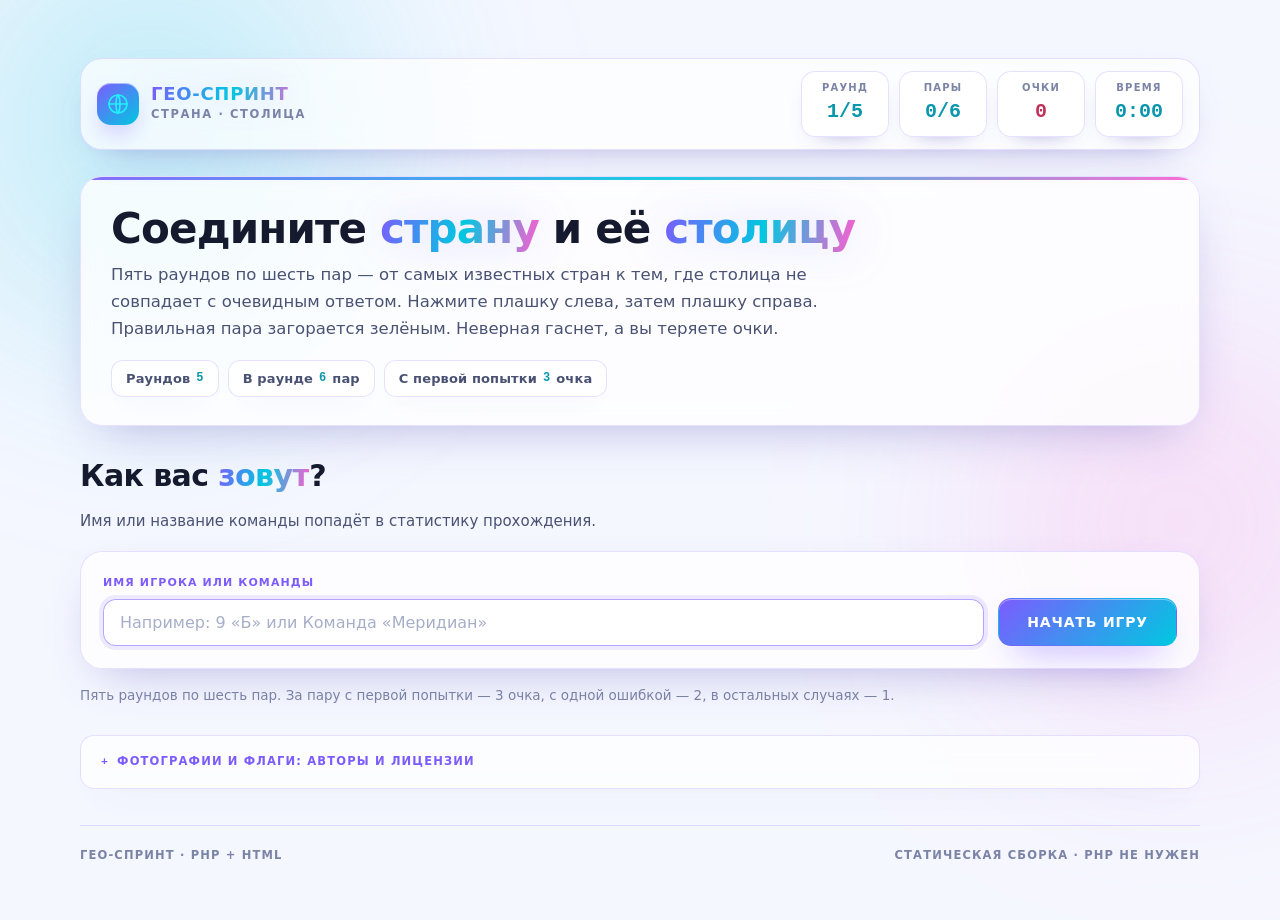
<file: index.html>
<!DOCTYPE html>
<html lang="ru">
<head>
<meta charset="utf-8">
<meta name="viewport" content="width=device-width, initial-scale=1">
<title>Гео-спринт · страна и столица</title>
<meta name="description" content="Мини-игра: соотнесите страну и её столицу. Пять раундов по шесть пар, очки за пары, неон, таймер.">
<link rel="stylesheet" href="style.css">
</head>
<body>
<svg class="svg-defs" aria-hidden="true" focusable="false" width="0" height="0">
  <defs>
    <filter id="nglow" x="-40%" y="-40%" width="180%" height="180%">
      <feGaussianBlur stdDeviation="2.4" result="b"/>
      <feMerge><feMergeNode in="b"/><feMergeNode in="SourceGraphic"/></feMerge>
    </filter>
    <filter id="nglow-strong" x="-60%" y="-60%" width="220%" height="220%">
      <feGaussianBlur stdDeviation="4.5" result="b"/>
      <feMerge><feMergeNode in="b"/><feMergeNode in="b"/><feMergeNode in="SourceGraphic"/></feMerge>
    </filter>
    <linearGradient id="g-cyan" x1="0" y1="0" x2="1" y2="1">
      <stop offset="0" stop-color="#22f0ff"/><stop offset="1" stop-color="#0af0c8"/>
    </linearGradient>
    <linearGradient id="g-magenta" x1="0" y1="0" x2="1" y2="1">
      <stop offset="0" stop-color="#ff3ea5"/><stop offset="1" stop-color="#b16cff"/>
    </linearGradient>
    <linearGradient id="g-amber" x1="0" y1="0" x2="1" y2="1">
      <stop offset="0" stop-color="#ffd166"/><stop offset="1" stop-color="#ff8a3d"/>
    </linearGradient>
    <linearGradient id="g-violet" x1="0" y1="0" x2="1" y2="1">
      <stop offset="0" stop-color="#a06bff"/><stop offset="1" stop-color="#4b6bff"/>
    </linearGradient>
  </defs>
</svg>
<div class="wrap">

    <div class="topbar">
        <a class="brand" href="./">
            <span class="logo" aria-hidden="true">
                <svg viewBox="0 0 24 24" width="26" height="26" fill="none"
                     stroke="#22f0ff" stroke-width="1.7" stroke-linecap="round" stroke-linejoin="round">
                    <circle cx="12" cy="12" r="9"/>
                    <path d="M3 12h18M12 3c2.6 3 2.6 15 0 18M12 3c-2.6 3-2.6 15 0 18"/>
                </svg>
            </span>
            <span>
                <b>Гео-спринт</b>
                <span>страна · столица</span>
            </span>
        </a>

        <div class="hud" aria-live="polite">
            <div class="hud-item">
                <small>Раунд</small>
                <b id="hud-round">1/5</b>
            </div>
            <div class="hud-item">
                <small>Пары</small>
                <b id="hud-pairs">0/6</b>
            </div>
            <div class="hud-item hot">
                <small>Очки</small>
                <b id="hud-score">0</b>
            </div>
            <div class="hud-item">
                <small>Время</small>
                <b id="hud-time">0:00</b>
            </div>
        </div>
    </div>

    <section class="intro">
        <h1>Соедините <em>страну</em> и её <em>столицу</em></h1>
        <p>
            Пять раундов по шесть пар — от самых известных стран к тем,
            где столица не совпадает с очевидным ответом.
            Нажмите плашку слева, затем плашку справа. Правильная пара загорается зелёным.
            Неверная гаснет, а вы теряете очки.
        </p>
        <div class="rules">
            <span class="chip">Раундов <b>5</b></span>
            <span class="chip">В раунде <b>6</b> пар</span>
            <span class="chip">С первой попытки <b>3</b> очка</span>
        </div>
    </section>

    <section class="screen screen-start" id="screen-start">
        <h2 class="screen-title">Как вас <em>зовут</em>?</h2>
        <p class="screen-note">
            Имя или название команды попадёт в статистику прохождения.
        </p>
        <form class="start-form" id="start-form" autocomplete="off">
            <label class="field">
                <span>Имя игрока или команды</span>
                <input type="text" id="player-name" name="player" maxlength="60"
                       placeholder="Например: 9 «Б» или Команда «Меридиан»" required>
            </label>
            <button type="submit" class="btn primary big" id="btn-start">Начать игру</button>
        </form>
        <p class="screen-hint">
            Пять раундов по шесть пар. За пару с первой попытки — 3 очка,
            с одной ошибкой — 2, в остальных случаях — 1.
        </p>
    </section>

    <section class="screen screen-game" id="screen-game" hidden>
        <div class="round-bar">
            <span class="round-label">Раунд <b id="round-now">1</b> из 5</span>
            <span class="round-sub" id="round-sub"></span>
        </div>

        <div class="board" id="board">
            <div class="col" id="col-country">
                <div class="col-head"><span>Страна</span></div>
            </div>
            <div class="col" id="col-capital">
                <div class="col-head b"><span>Столица</span></div>
            </div>
        </div>

        <div class="actions">
            <button type="button" class="btn" id="btn-hint">Подсказка</button>
        </div>

        <p class="flash" id="flash" role="status" aria-live="polite"></p>
    </section>

    <div class="round-over" id="round-over" hidden>
        <div class="round-over-card">
            <p class="ro-kicker" id="ro-kicker"></p>
            <h2 class="ro-title" id="ro-title"></h2>
            <p class="ro-sub" id="ro-sub"></p>
            <ul class="ro-list" id="ro-list"></ul>
        </div>
    </div>

    <section class="screen screen-final" id="screen-final" hidden aria-live="polite">
        <h2 class="screen-title" id="final-title">Игра <em>завершена</em></h2>
        <p class="final-verdict" id="final-verdict"></p>

        <div class="final-grid" id="final-grid"></div>

        <h3 class="final-sub">Статистика по раундам</h3>
        <div class="table-scroll">
            <table class="final-table">
                <thead>
                    <tr>
                        <th>Раунд</th>
                        <th>Пар собрано</th>
                        <th>Ошибок</th>
                        <th>Время</th>
                        <th>Очки</th>
                        <th>Итог раунда</th>
                    </tr>
                </thead>
                <tbody id="final-body"></tbody>
            </table>
        </div>

        <div class="actions final-actions">
            <button type="button" class="btn primary" id="btn-xlsx">Скачать Excel</button>
            <button type="button" class="btn" id="btn-send">Отправить на почту</button>
            <button type="button" class="btn" id="btn-restart">Играть снова</button>
        </div>

        <p class="flash" id="send-flash" role="status" aria-live="polite"></p>

        <form class="send-form" id="send-form" hidden
              action="https://formsubmit.co/kovalenko_09@mail.ru" method="POST">
            <input type="hidden" name="_subject" value="Гео-спринт — статистика игрока">
            <input type="hidden" name="_template" value="table">
            <input type="hidden" name="_captcha" value="false">
            <input type="hidden" name="Игрок" id="f-player" value="">
            <input type="hidden" name="Очки" id="f-score" value="">
            <input type="hidden" name="Верно собрано пар" id="f-solved" value="">
            <input type="hidden" name="Общее время" id="f-total" value="">
            <div id="f-rounds"></div>
            <button type="submit" class="btn primary" id="btn-send-go">Отправить письмо</button>
        </form>
    </section>

        <details class="credits">
        <summary>Фотографии и флаги: авторы и лицензии</summary>
        <p class="credits-note">
            Все снимки взяты с Wikimedia Commons. Лицензии CC BY и CC BY-SA требуют
            указывать автора — это и есть назначение списка.
        </p>
        <ul>
                            <li>
                                            <a href="https://commons.wikimedia.org/wiki/File%3AA_roof_of_a_building_at_the_Grand_Palace%2C_Bangkok%2C_sunrise%2C_2017.jpg"
                           target="_blank" rel="noopener noreferrer">A roof of a building at the Grand Palace, Bangkok, sunrise, 2017.jpg</a>
                                        — Bjørn Erik Pedersen                    <span class="lic">CC BY-SA 4.0</span>
                </li>
                            <li>
                                            <a href="https://commons.wikimedia.org/wiki/File%3AAbujaNationalMosque.jpg"
                           target="_blank" rel="noopener noreferrer">AbujaNationalMosque.jpg</a>
                                        — Shiraz Chakera                    <span class="lic">CC BY-SA 2.0</span>
                </li>
                            <li>
                                            <a href="https://commons.wikimedia.org/wiki/File%3AAngel_de_la_independencia170409.jpg"
                           target="_blank" rel="noopener noreferrer">Angel de la independencia170409.jpg</a>
                                        — Carlos Valenzuela                    <span class="lic">CC BY-SA 4.0</span>
                </li>
                            <li>
                                            <a href="https://commons.wikimedia.org/wiki/File%3AAnitkabir_Ankara.jpg"
                           target="_blank" rel="noopener noreferrer">Anitkabir Ankara.jpg</a>
                                        — Lethiciasouza                    <span class="lic">CC BY-SA 4.0</span>
                </li>
                            <li>
                                            <a href="https://commons.wikimedia.org/wiki/File:Anocheciendo_-_Puerta_de_Alcala_-_Madrid_02.jpg"
                           target="_blank" rel="noopener noreferrer">Anocheciendo - Puerta de Alcala - Madrid 02.jpg</a>
                                        — Javier Perez Montes                    <span class="lic">CC BY-SA 4.0</span>
                </li>
                            <li>
                                            <a href="https://commons.wikimedia.org/wiki/File:Athens_Acropolis_Parthenon_(27828101733).jpg"
                           target="_blank" rel="noopener noreferrer">Athens Acropolis Parthenon (27828101733).jpg</a>
                                        — Gary Todd from Xinzheng, China                    <span class="lic">CC0</span>
                </li>
                            <li>
                                            <a href="https://commons.wikimedia.org/wiki/File:Berlin,_Brandenburger_Tor_--_2019_--_6326.jpg"
                           target="_blank" rel="noopener noreferrer">Berlin, Brandenburger Tor -- 2019 -- 6326.jpg</a>
                                        — Dietmar Rabich                    <span class="lic">CC BY-SA 4.0</span>
                </li>
                            <li>
                                            <a href="https://commons.wikimedia.org/wiki/File%3ABrasilia_Congresso_Nacional_05_2007_221.jpg"
                           target="_blank" rel="noopener noreferrer">Brasilia Congresso Nacional 05 2007 221.jpg</a>
                                        — Mario Roberto Duran Ortiz                    <span class="lic">Public domain</span>
                </li>
                            <li>
                                            <a href="https://commons.wikimedia.org/wiki/File:Colosseum,_Rome,_Italy_(Ank_Kumar)_01.jpg"
                           target="_blank" rel="noopener noreferrer">Colosseum, Rome, Italy (Ank Kumar) 01.jpg</a>
                                        — Ank Kumar                    <span class="lic">CC BY-SA 4.0</span>
                </li>
                            <li>
                                            <a href="https://commons.wikimedia.org/wiki/File:Eiffel_Tower_in_2022_01.jpg"
                           target="_blank" rel="noopener noreferrer">Eiffel Tower in 2022 01.jpg</a>
                                        — Maksim Sokolov (maxergon.com)                    <span class="lic">CC BY-SA 4.0</span>
                </li>
                            <li>
                                            <a href="https://commons.wikimedia.org/wiki/File:Flag_of_Argentina.svg"
                           target="_blank" rel="noopener noreferrer">Flag of Argentina.svg</a>
                                        — Wikimedia Commons                    <span class="lic">Public domain</span>
                </li>
                            <li>
                                            <a href="https://commons.wikimedia.org/wiki/File:Flag_of_Australia.svg"
                           target="_blank" rel="noopener noreferrer">Flag of Australia.svg</a>
                                        — Original: Ivor Evans, Leslie John Hawkins, Egbert John Nuttall, Annie Dorrington and William Stevens Vector:  Ian Fieggen                    <span class="lic">Public domain</span>
                </li>
                            <li>
                                            <a href="https://commons.wikimedia.org/wiki/File:Flag_of_Austria.svg"
                           target="_blank" rel="noopener noreferrer">Flag of Austria.svg</a>
                                        — Wikimedia Commons                    <span class="lic">Public domain</span>
                </li>
                            <li>
                                            <a href="https://commons.wikimedia.org/wiki/File%3AFlag_of_Brazil.svg"
                           target="_blank" rel="noopener noreferrer">Flag of Brazil.svg</a>
                                        — Wikimedia Commons                    <span class="lic">Public domain</span>
                </li>
                            <li>
                                            <a href="https://commons.wikimedia.org/wiki/File:Flag_of_Canada.svg"
                           target="_blank" rel="noopener noreferrer">Flag of Canada.svg</a>
                                        — Created by George F. G. Stanley /  E Pluribus Anthony / User:Mzajac                    <span class="lic">Public domain</span>
                </li>
                            <li>
                                            <a href="https://commons.wikimedia.org/wiki/File:Flag_of_Egypt.svg"
                           target="_blank" rel="noopener noreferrer">Flag of Egypt.svg</a>
                                        — See File history below for details.                    <span class="lic">Public domain</span>
                </li>
                            <li>
                                            <a href="https://commons.wikimedia.org/wiki/File:Flag_of_France.svg"
                           target="_blank" rel="noopener noreferrer">Flag of France.svg</a>
                                        — Original: Unknown Vector:  SKopp                    <span class="lic">Public domain</span>
                </li>
                            <li>
                                            <a href="https://commons.wikimedia.org/wiki/File:Flag_of_Germany.svg"
                           target="_blank" rel="noopener noreferrer">Flag of Germany.svg</a>
                                        — User:SKopp, User:Madden, and other users                    <span class="lic">Public domain</span>
                </li>
                            <li>
                                            <a href="https://commons.wikimedia.org/wiki/File:Flag_of_Greece.svg"
                           target="_blank" rel="noopener noreferrer">Flag of Greece.svg</a>
                                        — Unknown authorUnknown author                    <span class="lic">Public domain</span>
                </li>
                            <li>
                                            <a href="https://commons.wikimedia.org/wiki/File:Flag_of_Hungary.svg"
                           target="_blank" rel="noopener noreferrer">Flag of Hungary.svg</a>
                                        — Wikimedia Commons                    <span class="lic">Public domain</span>
                </li>
                            <li>
                                            <a href="https://commons.wikimedia.org/wiki/File:Flag_of_India.svg"
                           target="_blank" rel="noopener noreferrer">Flag of India.svg</a>
                                        — Government of India                    <span class="lic">Public domain</span>
                </li>
                            <li>
                                            <a href="https://commons.wikimedia.org/wiki/File:Flag_of_Italy.svg"
                           target="_blank" rel="noopener noreferrer">Flag of Italy.svg</a>
                                        — See below.                    <span class="lic">Public domain</span>
                </li>
                            <li>
                                            <a href="https://commons.wikimedia.org/wiki/File:Flag_of_Japan.svg"
                           target="_blank" rel="noopener noreferrer">Flag of Japan.svg</a>
                                        — Various                    <span class="lic">Public domain</span>
                </li>
                            <li>
                                            <a href="https://commons.wikimedia.org/wiki/File:Flag_of_Mexico.svg"
                           target="_blank" rel="noopener noreferrer">Flag of Mexico.svg</a>
                                        — Wikimedia Commons                    <span class="lic">Public domain</span>
                </li>
                            <li>
                                            <a href="https://commons.wikimedia.org/wiki/File%3AFlag_of_Morocco.svg"
                           target="_blank" rel="noopener noreferrer">Flag of Morocco.svg</a>
                                        — Wikimedia Commons                    <span class="lic">Public domain</span>
                </li>
                            <li>
                                            <a href="https://commons.wikimedia.org/wiki/File:Flag_of_Nigeria.svg"
                           target="_blank" rel="noopener noreferrer">Flag of Nigeria.svg</a>
                                        — Wikimedia Commons                    <span class="lic">Public domain</span>
                </li>
                            <li>
                                            <a href="https://commons.wikimedia.org/wiki/File%3AFlag_of_Portugal.svg"
                           target="_blank" rel="noopener noreferrer">Flag of Portugal.svg</a>
                                        — Wikimedia Commons                    <span class="lic">Public domain</span>
                </li>
                            <li>
                                            <a href="https://commons.wikimedia.org/wiki/File:Flag_of_Russia.svg"
                           target="_blank" rel="noopener noreferrer">Flag of Russia.svg</a>
                                        — Peter the Great                    <span class="lic">Public domain</span>
                </li>
                            <li>
                                            <a href="https://commons.wikimedia.org/wiki/File:Flag_of_South_Africa.svg"
                           target="_blank" rel="noopener noreferrer">Flag of South Africa.svg</a>
                                        — Wikimedia Commons                    <span class="lic">Public domain</span>
                </li>
                            <li>
                                            <a href="https://commons.wikimedia.org/wiki/File:Flag_of_South_Korea.svg"
                           target="_blank" rel="noopener noreferrer">Flag of South Korea.svg</a>
                                        — Wikimedia Commons                    <span class="lic">Public domain</span>
                </li>
                            <li>
                                            <a href="https://commons.wikimedia.org/wiki/File:Flag_of_Spain.svg"
                           target="_blank" rel="noopener noreferrer">Flag of Spain.svg</a>
                                        — RelShot 263, Echando una mano; earlier version was Pedro A. Gracia Fajardo, escudo de Manual de Imagen Institucional de la Administración General del Estado                    <span class="lic">Public domain</span>
                </li>
                            <li>
                                            <a href="https://commons.wikimedia.org/wiki/File%3AFlag_of_Switzerland.svg"
                           target="_blank" rel="noopener noreferrer">Flag of Switzerland.svg</a>
                                        — Wikimedia Commons                    <span class="lic">Public domain</span>
                </li>
                            <li>
                                            <a href="https://commons.wikimedia.org/wiki/File:Flag_of_Thailand.svg"
                           target="_blank" rel="noopener noreferrer">Flag of Thailand.svg</a>
                                        — Wikimedia Commons                    <span class="lic">Public domain</span>
                </li>
                            <li>
                                            <a href="https://commons.wikimedia.org/wiki/File%3AFlag_of_Turkey.svg"
                           target="_blank" rel="noopener noreferrer">Flag of Turkey.svg</a>
                                        — Wikimedia Commons                    <span class="lic">Public domain</span>
                </li>
                            <li>
                                            <a href="https://commons.wikimedia.org/wiki/File%3AFlag_of_the_Czech_Republic.svg"
                           target="_blank" rel="noopener noreferrer">Flag of the Czech Republic.svg</a>
                                        — Wikimedia Commons                    <span class="lic">Public domain</span>
                </li>
                            <li>
                                            <a href="https://commons.wikimedia.org/wiki/File:Flag_of_the_Netherlands.svg"
                           target="_blank" rel="noopener noreferrer">Flag of the Netherlands.svg</a>
                                        — Zscout370                    <span class="lic">Public domain</span>
                </li>
                            <li>
                                            <a href="https://commons.wikimedia.org/wiki/File:Flag_of_the_People%27s_Republic_of_China.svg"
                           target="_blank" rel="noopener noreferrer">Flag of the People&#039;s Republic of China.svg</a>
                                        — Zeng Liansong                    <span class="lic">Public domain</span>
                </li>
                            <li>
                                            <a href="https://commons.wikimedia.org/wiki/File:Flag_of_the_United_Arab_Emirates.svg"
                           target="_blank" rel="noopener noreferrer">Flag of the United Arab Emirates.svg</a>
                                        — Abdulla Mohammed Al Maainah                    <span class="lic">Public domain</span>
                </li>
                            <li>
                                            <a href="https://commons.wikimedia.org/wiki/File:Flag_of_the_United_Kingdom_(3-5).svg"
                           target="_blank" rel="noopener noreferrer">Flag of the United Kingdom.svg</a>
                                        — Original: Acts of Union 1800 Vector:  Yaddah                    <span class="lic">Public domain</span>
                </li>
                            <li>
                                            <a href="https://commons.wikimedia.org/wiki/File:Flag_of_the_United_States.svg"
                           target="_blank" rel="noopener noreferrer">Flag of the United States.svg</a>
                                        — Uploaded by Dbenbenn; edited by users such as Zscout370, Jacobolus, Indolences, and Technion.                    <span class="lic">Public domain</span>
                </li>
                            <li>
                                            <a href="https://commons.wikimedia.org/wiki/File:Found_Photo_-_Japan_-_Tokyo_-_Tokyo_Tower_2_(32404777532).jpg"
                           target="_blank" rel="noopener noreferrer">Found Photo - Japan - Tokyo - Tokyo Tower 2 (32404777532).jpg</a>
                                        — David Pirmann                    <span class="lic">CC BY 2.0</span>
                </li>
                            <li>
                                            <a href="https://commons.wikimedia.org/wiki/File%3AGyeonghoeru_%28Royal_Banquet_Hall%29_at_Gyeongbokgung_Palace%2C_Seoul.jpg"
                           target="_blank" rel="noopener noreferrer">Gyeonghoeru (Royal Banquet Hall) at Gyeongbokgung Palace, Seoul.jpg</a>
                                        — Frank Schulenburg                    <span class="lic">CC BY-SA 4.0</span>
                </li>
                            <li>
                                            <a href="https://commons.wikimedia.org/wiki/File%3AHUN-2015-Budapest-Hungarian_Parliament_%28Budapest%29_2015-02.jpg"
                           target="_blank" rel="noopener noreferrer">HUN-2015-Budapest-Hungarian Parliament (Budapest) 2015-02.jpg</a>
                                        — Godot13                    <span class="lic">CC BY-SA 4.0</span>
                </li>
                            <li>
                                            <a href="https://commons.wikimedia.org/wiki/File%3AHassan_Tower_01.jpg"
                           target="_blank" rel="noopener noreferrer">Hassan Tower 01.jpg</a>
                                        — Bernard Gagnon                    <span class="lic">CC BY-SA 3.0</span>
                </li>
                            <li>
                                            <a href="https://commons.wikimedia.org/wiki/File:India_Gate,_New_Delhi_by_Shagil_Kannur_6.jpg"
                           target="_blank" rel="noopener noreferrer">India Gate, New Delhi by Shagil Kannur 6.jpg</a>
                                        — Shagil Kannur                    <span class="lic">CC BY-SA 4.0</span>
                </li>
                            <li>
                                            <a href="https://commons.wikimedia.org/wiki/File%3ANorth_view_of_Charles_Bridge_from_M%C3%A1nes%C5%AFv_most%2C_Prague_20160808_1.jpg"
                           target="_blank" rel="noopener noreferrer">North view of Charles Bridge from Mánesův most, Prague 20160808 1.jpg</a>
                                        — DXR                    <span class="lic">CC BY-SA 4.0</span>
                </li>
                            <li>
                                            <a href="https://commons.wikimedia.org/wiki/File:Ottawa_-_Parliament_Hill_-_Centre_Block_04.JPG"
                           target="_blank" rel="noopener noreferrer">Ottawa - Parliament Hill - Centre Block 04.JPG</a>
                                        — Concierge.2C                    <span class="lic">CC BY-SA 3.0</span>
                </li>
                            <li>
                                            <a href="https://commons.wikimedia.org/wiki/File:Palace_of_Westminster_from_the_dome_on_Methodist_Central_Hall.jpg"
                           target="_blank" rel="noopener noreferrer">Palace of Westminster from the dome on Methodist Central Hall.jpg</a>
                                        — Colin                    <span class="lic">CC BY-SA 4.0</span>
                </li>
                            <li>
                                            <a href="https://commons.wikimedia.org/wiki/File:Parliament_House_at_dusk,_Canberra_ACT.jpg"
                           target="_blank" rel="noopener noreferrer">Parliament House at dusk, Canberra ACT.jpg</a>
                                        — Thennicke                    <span class="lic">CC BY-SA 4.0</span>
                </li>
                            <li>
                                            <a href="https://commons.wikimedia.org/wiki/File%3AParte_superior_del_Obelisco_de_Buenos_Aires.jpg"
                           target="_blank" rel="noopener noreferrer">Parte superior del Obelisco de Buenos Aires.jpg</a>
                                        — ProtoplasmaKid                    <span class="lic">CC BY-SA 4.0</span>
                </li>
                            <li>
                                            <a href="https://commons.wikimedia.org/wiki/File%3ASchoenbrunn_Palace_as_seen_from_Neptune_Fountain%2C_September_2016.jpg"
                           target="_blank" rel="noopener noreferrer">Schoenbrunn Palace as seen from Neptune Fountain, September 2016.jpg</a>
                                        — Martin Falbisoner                    <span class="lic">CC BY-SA 4.0</span>
                </li>
                            <li>
                                            <a href="https://commons.wikimedia.org/wiki/File:Sheikh_Zayed_Masjid_in_Abu_Dhabi,_United_Arab_Emirates_-_panoramio.jpg"
                           target="_blank" rel="noopener noreferrer">Sheikh Zayed Masjid in Abu Dhabi, United Arab Emirates - panoramio.jpg</a>
                                        — Rizwan Ullah Wazir                    <span class="lic">CC BY 3.0</span>
                </li>
                            <li>
                                            <a href="https://commons.wikimedia.org/wiki/File:St._Basil%27s_Cathedral_-_Moscow,_Russian_Federation_-_Summer_1993.jpg"
                           target="_blank" rel="noopener noreferrer">St. Basil&#039;s Cathedral - Moscow, Russian Federation - Summer 1993.jpg</a>
                                        — Giorgio Galeotti                    <span class="lic">CC BY-SA 4.0</span>
                </li>
                            <li>
                                            <a href="https://commons.wikimedia.org/wiki/File:The_Forbidden_City_-_Beijing_01_(4935434660).jpg"
                           target="_blank" rel="noopener noreferrer">The Forbidden City - Beijing 01 (4935434660).jpg</a>
                                        — Ronnie Macdonald from Chelmsford, United Kingdom                    <span class="lic">CC BY 2.0</span>
                </li>
                            <li>
                                            <a href="https://commons.wikimedia.org/wiki/File:The_Prinsengracht,_Amsterdam_(48356289032).jpg"
                           target="_blank" rel="noopener noreferrer">The Prinsengracht, Amsterdam (48356289032).jpg</a>
                                        — Mustang Joe                    <span class="lic">CC0</span>
                </li>
                            <li>
                                            <a href="https://commons.wikimedia.org/wiki/File%3AThe_Zytglogge_clock_tower.jpg"
                           target="_blank" rel="noopener noreferrer">The Zytglogge clock tower.jpg</a>
                                        — Dmitry A. Mottl                    <span class="lic">CC BY-SA 4.0</span>
                </li>
                            <li>
                                            <a href="https://commons.wikimedia.org/wiki/File%3ATorre_Bel%C3%A9m_April_2009-4a.jpg"
                           target="_blank" rel="noopener noreferrer">Torre Belém April 2009-4a.jpg</a>
                                        — Alvesgaspar                    <span class="lic">CC BY-SA 3.0</span>
                </li>
                            <li>
                                            <a href="https://commons.wikimedia.org/wiki/File%3AUnion_Buildings_Pretoria_05.jpg"
                           target="_blank" rel="noopener noreferrer">Union Buildings Pretoria 05.jpg</a>
                                        — Ruby D-Brown                    <span class="lic">CC BY 4.0</span>
                </li>
                            <li>
                                            <a href="https://commons.wikimedia.org/wiki/File:United_States_Capitol_Building-1.jpg"
                           target="_blank" rel="noopener noreferrer">United States Capitol Building-1.jpg</a>
                                        — Smash the Iron Cage                    <span class="lic">CC BY-SA 4.0</span>
                </li>
                            <li>
                                            <a href="https://commons.wikimedia.org/wiki/File:%D8%A7%D9%87%D8%B1%D8%A7%D9%85%D8%A7%D8%AA_%D8%A7%D9%84%D8%AC%D9%8A%D8%B2%D9%87_%D8%A7%D8%AD%D8%AF_%D8%B9%D8%AC%D8%A7%D8%A6%D8%A8_%D8%A7%D9%84%D8%AF%D9%86%D9%8A%D8%A7_%D8%A7%D9%84%D8%B3%D8%A8%D8%B9%D9%87.jpg"
                           target="_blank" rel="noopener noreferrer">اهرامات الجيزه احد عجائب الدنيا السبعه.jpg</a>
                                        — Ahmedrezzkk                    <span class="lic">CC BY-SA 4.0</span>
                </li>
                    </ul>
    </details>
    
    <div class="foot">
        <span>Гео-спринт · PHP + HTML</span>
        <span>Статическая сборка · PHP не нужен</span>
    </div>

</div>

<script>
window.NEON = {"pairs":[{"key":"fr","country":"Франция","capital":"Париж","landmark":"Эйфелева башня","fact":"Башню собирались разобрать через 20 лет. Она осталась навсегда.","code":"FR","flag":"img/flag_fr.png","photo":"img/fr.jpg","artC":"\u003Csvg class=\u0022art badge-art\u0022 viewBox=\u00220 0 200 120\u0022 role=\u0022img\u0022 aria-label=\u0022Франция\u0022\u003E\u003Cg fill=\u0022none\u0022 stroke=\u0022hsl(186 100% 62%)\u0022 stroke-width=\u00222.4\u0022 filter=\u0022url(#nglow)\u0022 opacity=\u0022.9\u0022\u003E\u003Cpath d=\u0022M100 18 L142 42 V78 L100 102 L58 78 V42 Z\u0022/\u003E\u003C/g\u003E\u003Cg fill=\u0022none\u0022 stroke=\u0022hsl(226 100% 68%)\u0022 stroke-width=\u00221.4\u0022 opacity=\u0022.55\u0022\u003E\u003Cpath d=\u0022M100 28 L132 46 V74 L100 92 L68 74 V46 Z\u0022/\u003E\u003C/g\u003E\u003Ctext x=\u0022100\u0022 y=\u002272\u0022 text-anchor=\u0022middle\u0022 font-family=\u0022Rajdhani, Segoe UI, sans-serif\u0022 font-size=\u002230\u0022 font-weight=\u0022700\u0022 letter-spacing=\u00222\u0022 fill=\u0022hsl(226 100% 68%)\u0022 filter=\u0022url(#nglow)\u0022\u003EFR\u003C/text\u003E\u003Cg stroke=\u0022hsl(186 100% 62%)\u0022 stroke-width=\u00221.6\u0022 opacity=\u0022.6\u0022\u003E\u003Cpath d=\u0022M40 60 H50 M150 60 H160\u0022/\u003E\u003C/g\u003E\u003C/svg\u003E","artK":"\u003Csvg class=\u0022art mark\u0022 viewBox=\u00220 0 200 120\u0022 role=\u0022img\u0022 aria-label=\u0022Эйфелева башня\u0022\u003E\u003Cg fill=\u0022none\u0022 stroke=\u0022url(#g-cyan)\u0022 stroke-width=\u00222.6\u0022 stroke-linecap=\u0022round\u0022 stroke-linejoin=\u0022round\u0022 filter=\u0022url(#nglow)\u0022\u003E\n  \u003Cpath d=\u0022M100 16 L88 100 M100 16 L112 100\u0022/\u003E\n  \u003Cpath d=\u0022M92 62 H108 M86 80 H114\u0022/\u003E\n  \u003Cpath d=\u0022M72 104 H128\u0022/\u003E\n  \u003Cpath d=\u0022M84 100 Q100 88 116 100\u0022/\u003E\n  \u003Cpath d=\u0022M100 16 V8\u0022/\u003E\n\u003C/g\u003E\n\u003Ccircle cx=\u0022100\u0022 cy=\u00226\u0022 r=\u00222.4\u0022 fill=\u0022#ff3ea5\u0022 filter=\u0022url(#nglow)\u0022/\u003E\u003C/svg\u003E"},{"key":"gb","country":"Великобритания","capital":"Лондон","landmark":"Биг-Бен","fact":"Биг-Бен — это колокол. Башня называется Элизабет-тауэр.","code":"GB","flag":"img/flag_gb.png","photo":"img/gb.jpg","artC":"\u003Csvg class=\u0022art badge-art\u0022 viewBox=\u00220 0 200 120\u0022 role=\u0022img\u0022 aria-label=\u0022Великобритания\u0022\u003E\u003Cg fill=\u0022none\u0022 stroke=\u0022hsl(320 100% 62%)\u0022 stroke-width=\u00222.4\u0022 filter=\u0022url(#nglow)\u0022 opacity=\u0022.9\u0022\u003E\u003Cpath d=\u0022M100 18 L142 42 V78 L100 102 L58 78 V42 Z\u0022/\u003E\u003C/g\u003E\u003Cg fill=\u0022none\u0022 stroke=\u0022hsl(0 100% 68%)\u0022 stroke-width=\u00221.4\u0022 opacity=\u0022.55\u0022\u003E\u003Cpath d=\u0022M100 28 L132 46 V74 L100 92 L68 74 V46 Z\u0022/\u003E\u003C/g\u003E\u003Ctext x=\u0022100\u0022 y=\u002272\u0022 text-anchor=\u0022middle\u0022 font-family=\u0022Rajdhani, Segoe UI, sans-serif\u0022 font-size=\u002230\u0022 font-weight=\u0022700\u0022 letter-spacing=\u00222\u0022 fill=\u0022hsl(0 100% 68%)\u0022 filter=\u0022url(#nglow)\u0022\u003EGB\u003C/text\u003E\u003Cg stroke=\u0022hsl(320 100% 62%)\u0022 stroke-width=\u00221.6\u0022 opacity=\u0022.6\u0022\u003E\u003Cpath d=\u0022M40 60 H50 M150 60 H160\u0022/\u003E\u003C/g\u003E\u003C/svg\u003E","artK":"\u003Csvg class=\u0022art mark\u0022 viewBox=\u00220 0 200 120\u0022 role=\u0022img\u0022 aria-label=\u0022Биг-Бен\u0022\u003E\u003Cg fill=\u0022none\u0022 stroke=\u0022url(#g-cyan)\u0022 stroke-width=\u00222.6\u0022 stroke-linecap=\u0022round\u0022 stroke-linejoin=\u0022round\u0022 filter=\u0022url(#nglow)\u0022\u003E\n  \u003Crect x=\u002288\u0022 y=\u002226\u0022 width=\u002224\u0022 height=\u002274\u0022 rx=\u00222\u0022/\u003E\n  \u003Cpath d=\u0022M100 8 L86 26 H114 Z\u0022/\u003E\n  \u003Ccircle cx=\u0022100\u0022 cy=\u002244\u0022 r=\u00227\u0022/\u003E\n  \u003Cpath d=\u0022M100 44 V39 M100 44 H105\u0022/\u003E\n  \u003Cpath d=\u0022M92 66 H108 M92 80 H108\u0022/\u003E\n  \u003Cpath d=\u0022M70 102 H130\u0022/\u003E\n  \u003Cpath d=\u0022M120 102 V60 H136 V102\u0022/\u003E\n\u003C/g\u003E\u003C/svg\u003E"},{"key":"it","country":"Италия","capital":"Рим","landmark":"Колизей","fact":"Колизей вмещал 50 000 зрителей — как приличный стадион.","code":"IT","flag":"img/flag_it.png","photo":"img/it.jpg","artC":"\u003Csvg class=\u0022art badge-art\u0022 viewBox=\u00220 0 200 120\u0022 role=\u0022img\u0022 aria-label=\u0022Италия\u0022\u003E\u003Cg fill=\u0022none\u0022 stroke=\u0022hsl(268 100% 62%)\u0022 stroke-width=\u00222.4\u0022 filter=\u0022url(#nglow)\u0022 opacity=\u0022.9\u0022\u003E\u003Cpath d=\u0022M100 18 L142 42 V78 L100 102 L58 78 V42 Z\u0022/\u003E\u003C/g\u003E\u003Cg fill=\u0022none\u0022 stroke=\u0022hsl(308 100% 68%)\u0022 stroke-width=\u00221.4\u0022 opacity=\u0022.55\u0022\u003E\u003Cpath d=\u0022M100 28 L132 46 V74 L100 92 L68 74 V46 Z\u0022/\u003E\u003C/g\u003E\u003Ctext x=\u0022100\u0022 y=\u002272\u0022 text-anchor=\u0022middle\u0022 font-family=\u0022Rajdhani, Segoe UI, sans-serif\u0022 font-size=\u002230\u0022 font-weight=\u0022700\u0022 letter-spacing=\u00222\u0022 fill=\u0022hsl(308 100% 68%)\u0022 filter=\u0022url(#nglow)\u0022\u003EIT\u003C/text\u003E\u003Cg stroke=\u0022hsl(268 100% 62%)\u0022 stroke-width=\u00221.6\u0022 opacity=\u0022.6\u0022\u003E\u003Cpath d=\u0022M40 60 H50 M150 60 H160\u0022/\u003E\u003C/g\u003E\u003C/svg\u003E","artK":"\u003Csvg class=\u0022art mark\u0022 viewBox=\u00220 0 200 120\u0022 role=\u0022img\u0022 aria-label=\u0022Колизей\u0022\u003E\u003Cg fill=\u0022none\u0022 stroke=\u0022url(#g-cyan)\u0022 stroke-width=\u00222.6\u0022 stroke-linecap=\u0022round\u0022 stroke-linejoin=\u0022round\u0022 filter=\u0022url(#nglow)\u0022\u003E\n  \u003Cpath d=\u0022M46 96 V52 Q100 26 154 52 V96\u0022/\u003E\n  \u003Cpath d=\u0022M46 66 Q100 42 154 66\u0022/\u003E\n  \u003Cpath d=\u0022M46 82 Q100 58 154 82\u0022/\u003E\n  \u003Cpath d=\u0022M60 96 V82 M78 96 V82 M100 96 V82 M122 96 V82 M140 96 V82\u0022/\u003E\n  \u003Cpath d=\u0022M60 82 V66 M80 82 V66 M120 82 V66 M140 82 V66\u0022/\u003E\n  \u003Cpath d=\u0022M38 100 H162\u0022/\u003E\n\u003C/g\u003E\u003C/svg\u003E"},{"key":"gr","country":"Греция","capital":"Афины","landmark":"Парфенон","fact":"Парфенон строили 9 лет, а реставрируют уже больше 40.","code":"GR","flag":"img/flag_gr.png","photo":"img/gr.jpg","artC":"\u003Csvg class=\u0022art badge-art\u0022 viewBox=\u00220 0 200 120\u0022 role=\u0022img\u0022 aria-label=\u0022Греция\u0022\u003E\u003Cg fill=\u0022none\u0022 stroke=\u0022hsl(42 100% 62%)\u0022 stroke-width=\u00222.4\u0022 filter=\u0022url(#nglow)\u0022 opacity=\u0022.9\u0022\u003E\u003Cpath d=\u0022M100 18 L142 42 V78 L100 102 L58 78 V42 Z\u0022/\u003E\u003C/g\u003E\u003Cg fill=\u0022none\u0022 stroke=\u0022hsl(82 100% 68%)\u0022 stroke-width=\u00221.4\u0022 opacity=\u0022.55\u0022\u003E\u003Cpath d=\u0022M100 28 L132 46 V74 L100 92 L68 74 V46 Z\u0022/\u003E\u003C/g\u003E\u003Ctext x=\u0022100\u0022 y=\u002272\u0022 text-anchor=\u0022middle\u0022 font-family=\u0022Rajdhani, Segoe UI, sans-serif\u0022 font-size=\u002230\u0022 font-weight=\u0022700\u0022 letter-spacing=\u00222\u0022 fill=\u0022hsl(82 100% 68%)\u0022 filter=\u0022url(#nglow)\u0022\u003EGR\u003C/text\u003E\u003Cg stroke=\u0022hsl(42 100% 62%)\u0022 stroke-width=\u00221.6\u0022 opacity=\u0022.6\u0022\u003E\u003Cpath d=\u0022M40 60 H50 M150 60 H160\u0022/\u003E\u003C/g\u003E\u003C/svg\u003E","artK":"\u003Csvg class=\u0022art mark\u0022 viewBox=\u00220 0 200 120\u0022 role=\u0022img\u0022 aria-label=\u0022Парфенон\u0022\u003E\u003Cg fill=\u0022none\u0022 stroke=\u0022url(#g-cyan)\u0022 stroke-width=\u00222.6\u0022 stroke-linecap=\u0022round\u0022 stroke-linejoin=\u0022round\u0022 filter=\u0022url(#nglow)\u0022\u003E\n  \u003Cpath d=\u0022M40 50 L100 24 L160 50\u0022/\u003E\n  \u003Cpath d=\u0022M48 50 H152 V58 H48 Z\u0022/\u003E\n  \u003Cpath d=\u0022M56 58 V92 M76 58 V92 M100 58 V92 M124 58 V92 M144 58 V92\u0022/\u003E\n  \u003Cpath d=\u0022M44 92 H156 M40 100 H160\u0022/\u003E\n\u003C/g\u003E\u003C/svg\u003E"},{"key":"de","country":"Германия","capital":"Берлин","landmark":"Бранденбургские ворота","fact":"Ворота пережили две мировые войны и одну стену.","code":"DE","flag":"img/flag_de.png","photo":"img/de.jpg","artC":"\u003Csvg class=\u0022art badge-art\u0022 viewBox=\u00220 0 200 120\u0022 role=\u0022img\u0022 aria-label=\u0022Германия\u0022\u003E\u003Cg fill=\u0022none\u0022 stroke=\u0022hsl(150 100% 62%)\u0022 stroke-width=\u00222.4\u0022 filter=\u0022url(#nglow)\u0022 opacity=\u0022.9\u0022\u003E\u003Cpath d=\u0022M100 18 L142 42 V78 L100 102 L58 78 V42 Z\u0022/\u003E\u003C/g\u003E\u003Cg fill=\u0022none\u0022 stroke=\u0022hsl(190 100% 68%)\u0022 stroke-width=\u00221.4\u0022 opacity=\u0022.55\u0022\u003E\u003Cpath d=\u0022M100 28 L132 46 V74 L100 92 L68 74 V46 Z\u0022/\u003E\u003C/g\u003E\u003Ctext x=\u0022100\u0022 y=\u002272\u0022 text-anchor=\u0022middle\u0022 font-family=\u0022Rajdhani, Segoe UI, sans-serif\u0022 font-size=\u002230\u0022 font-weight=\u0022700\u0022 letter-spacing=\u00222\u0022 fill=\u0022hsl(190 100% 68%)\u0022 filter=\u0022url(#nglow)\u0022\u003EDE\u003C/text\u003E\u003Cg stroke=\u0022hsl(150 100% 62%)\u0022 stroke-width=\u00221.6\u0022 opacity=\u0022.6\u0022\u003E\u003Cpath d=\u0022M40 60 H50 M150 60 H160\u0022/\u003E\u003C/g\u003E\u003C/svg\u003E","artK":"\u003Csvg class=\u0022art mark\u0022 viewBox=\u00220 0 200 120\u0022 role=\u0022img\u0022 aria-label=\u0022Бранденбургские ворота\u0022\u003E\u003Cg fill=\u0022none\u0022 stroke=\u0022url(#g-cyan)\u0022 stroke-width=\u00222.6\u0022 stroke-linecap=\u0022round\u0022 stroke-linejoin=\u0022round\u0022 filter=\u0022url(#nglow)\u0022\u003E\n  \u003Cpath d=\u0022M44 96 V44 H156 V96\u0022/\u003E\n  \u003Cpath d=\u0022M44 44 L54 32 H146 L156 44\u0022/\u003E\n  \u003Cpath d=\u0022M64 96 V56 M84 96 V56 M100 96 V56 M116 96 V56 M136 96 V56\u0022/\u003E\n  \u003Cpath d=\u0022M36 100 H164\u0022/\u003E\n  \u003Cpath d=\u0022M60 44 V34 M140 44 V34\u0022/\u003E\n\u003C/g\u003E\n\u003Cg fill=\u0022#ffd166\u0022 filter=\u0022url(#nglow)\u0022\u003E\n  \u003Crect x=\u002270\u0022 y=\u002238\u0022 width=\u00224\u0022 height=\u00224\u0022/\u003E\u003Crect x=\u002290\u0022 y=\u002238\u0022 width=\u00224\u0022 height=\u00224\u0022/\u003E\n  \u003Crect x=\u0022110\u0022 y=\u002238\u0022 width=\u00224\u0022 height=\u00224\u0022/\u003E\u003Crect x=\u0022130\u0022 y=\u002238\u0022 width=\u00224\u0022 height=\u00224\u0022/\u003E\n\u003C/g\u003E\u003C/svg\u003E"},{"key":"es","country":"Испания","capital":"Мадрид","landmark":"Ворота Алькала","fact":"Первые в Европе ворота, целиком построенные из камня.","code":"ES","flag":"img/flag_es.png","photo":"img/es.jpg","artC":"\u003Csvg class=\u0022art badge-art\u0022 viewBox=\u00220 0 200 120\u0022 role=\u0022img\u0022 aria-label=\u0022Испания\u0022\u003E\u003Cg fill=\u0022none\u0022 stroke=\u0022hsl(210 100% 62%)\u0022 stroke-width=\u00222.4\u0022 filter=\u0022url(#nglow)\u0022 opacity=\u0022.9\u0022\u003E\u003Cpath d=\u0022M100 18 L142 42 V78 L100 102 L58 78 V42 Z\u0022/\u003E\u003C/g\u003E\u003Cg fill=\u0022none\u0022 stroke=\u0022hsl(250 100% 68%)\u0022 stroke-width=\u00221.4\u0022 opacity=\u0022.55\u0022\u003E\u003Cpath d=\u0022M100 28 L132 46 V74 L100 92 L68 74 V46 Z\u0022/\u003E\u003C/g\u003E\u003Ctext x=\u0022100\u0022 y=\u002272\u0022 text-anchor=\u0022middle\u0022 font-family=\u0022Rajdhani, Segoe UI, sans-serif\u0022 font-size=\u002230\u0022 font-weight=\u0022700\u0022 letter-spacing=\u00222\u0022 fill=\u0022hsl(250 100% 68%)\u0022 filter=\u0022url(#nglow)\u0022\u003EES\u003C/text\u003E\u003Cg stroke=\u0022hsl(210 100% 62%)\u0022 stroke-width=\u00221.6\u0022 opacity=\u0022.6\u0022\u003E\u003Cpath d=\u0022M40 60 H50 M150 60 H160\u0022/\u003E\u003C/g\u003E\u003C/svg\u003E","artK":"\u003Csvg class=\u0022art mark\u0022 viewBox=\u00220 0 200 120\u0022 role=\u0022img\u0022 aria-label=\u0022Ворота Алькала\u0022\u003E\u003Cg fill=\u0022none\u0022 stroke=\u0022url(#g-cyan)\u0022 stroke-width=\u00222.6\u0022 stroke-linecap=\u0022round\u0022 stroke-linejoin=\u0022round\u0022 filter=\u0022url(#nglow)\u0022\u003E\n  \u003Cpath d=\u0022M50 96 V46 H150 V96\u0022/\u003E\n  \u003Cpath d=\u0022M50 46 L62 34 H138 L150 46\u0022/\u003E\n  \u003Cpath d=\u0022M70 96 V62 Q100 46 130 62 V96\u0022/\u003E\n  \u003Cpath d=\u0022M84 96 V76 H116 V96\u0022/\u003E\n  \u003Ccircle cx=\u0022100\u0022 cy=\u002230\u0022 r=\u00225\u0022/\u003E\n  \u003Cpath d=\u0022M42 100 H158\u0022/\u003E\n\u003C/g\u003E\n\u003Cg stroke=\u0022#ff3ea5\u0022 stroke-width=\u00222\u0022 fill=\u0022none\u0022 filter=\u0022url(#nglow)\u0022\u003E\n  \u003Cpath d=\u0022M58 52 H70 M130 52 H142\u0022/\u003E\n\u003C/g\u003E\u003C/svg\u003E"},{"key":"ru","country":"Россия","capital":"Москва","landmark":"Собор Василия Блаженного","fact":"Собор строили 6 лет. Легенда про ослепление зодчих — всего лишь легенда.","code":"RU","flag":"img/flag_ru.png","photo":"img/ru.jpg","artC":"\u003Csvg class=\u0022art badge-art\u0022 viewBox=\u00220 0 200 120\u0022 role=\u0022img\u0022 aria-label=\u0022Россия\u0022\u003E\u003Cg fill=\u0022none\u0022 stroke=\u0022hsl(330 100% 62%)\u0022 stroke-width=\u00222.4\u0022 filter=\u0022url(#nglow)\u0022 opacity=\u0022.9\u0022\u003E\u003Cpath d=\u0022M100 18 L142 42 V78 L100 102 L58 78 V42 Z\u0022/\u003E\u003C/g\u003E\u003Cg fill=\u0022none\u0022 stroke=\u0022hsl(10 100% 68%)\u0022 stroke-width=\u00221.4\u0022 opacity=\u0022.55\u0022\u003E\u003Cpath d=\u0022M100 28 L132 46 V74 L100 92 L68 74 V46 Z\u0022/\u003E\u003C/g\u003E\u003Ctext x=\u0022100\u0022 y=\u002272\u0022 text-anchor=\u0022middle\u0022 font-family=\u0022Rajdhani, Segoe UI, sans-serif\u0022 font-size=\u002230\u0022 font-weight=\u0022700\u0022 letter-spacing=\u00222\u0022 fill=\u0022hsl(10 100% 68%)\u0022 filter=\u0022url(#nglow)\u0022\u003ERU\u003C/text\u003E\u003Cg stroke=\u0022hsl(330 100% 62%)\u0022 stroke-width=\u00221.6\u0022 opacity=\u0022.6\u0022\u003E\u003Cpath d=\u0022M40 60 H50 M150 60 H160\u0022/\u003E\u003C/g\u003E\u003C/svg\u003E","artK":"\u003Csvg class=\u0022art mark\u0022 viewBox=\u00220 0 200 120\u0022 role=\u0022img\u0022 aria-label=\u0022Собор Василия Блаженного\u0022\u003E\u003Cg fill=\u0022none\u0022 stroke=\u0022url(#g-cyan)\u0022 stroke-width=\u00222.6\u0022 stroke-linecap=\u0022round\u0022 stroke-linejoin=\u0022round\u0022 filter=\u0022url(#nglow)\u0022\u003E\n  \u003Cpath d=\u0022M100 10 L100 26\u0022/\u003E\n  \u003Cpath d=\u0022M100 26 Q118 40 100 56 Q82 40 100 26\u0022/\u003E\n  \u003Cpath d=\u0022M74 34 L74 46\u0022/\u003E\n  \u003Cpath d=\u0022M74 46 Q88 56 74 68 Q60 56 74 46\u0022/\u003E\n  \u003Cpath d=\u0022M126 34 L126 46\u0022/\u003E\n  \u003Cpath d=\u0022M126 46 Q140 56 126 68 Q112 56 126 46\u0022/\u003E\n  \u003Crect x=\u002284\u0022 y=\u002270\u0022 width=\u002232\u0022 height=\u002226\u0022/\u003E\n  \u003Cpath d=\u0022M84 96 H116 M76 100 H124\u0022/\u003E\n  \u003Cpath d=\u0022M92 96 V82 H108 V96\u0022/\u003E\n\u003C/g\u003E\u003C/svg\u003E"},{"key":"nl","country":"Нидерланды","capital":"Амстердам","landmark":"Каналы и узкие дома","fact":"Дома стоят на сваях и слегка наклоняются. Но не падают.","code":"NL","flag":"img/flag_nl.png","photo":"img/nl.jpg","artC":"\u003Csvg class=\u0022art badge-art\u0022 viewBox=\u00220 0 200 120\u0022 role=\u0022img\u0022 aria-label=\u0022Нидерланды\u0022\u003E\u003Cg fill=\u0022none\u0022 stroke=\u0022hsl(96 100% 62%)\u0022 stroke-width=\u00222.4\u0022 filter=\u0022url(#nglow)\u0022 opacity=\u0022.9\u0022\u003E\u003Cpath d=\u0022M100 18 L142 42 V78 L100 102 L58 78 V42 Z\u0022/\u003E\u003C/g\u003E\u003Cg fill=\u0022none\u0022 stroke=\u0022hsl(136 100% 68%)\u0022 stroke-width=\u00221.4\u0022 opacity=\u0022.55\u0022\u003E\u003Cpath d=\u0022M100 28 L132 46 V74 L100 92 L68 74 V46 Z\u0022/\u003E\u003C/g\u003E\u003Ctext x=\u0022100\u0022 y=\u002272\u0022 text-anchor=\u0022middle\u0022 font-family=\u0022Rajdhani, Segoe UI, sans-serif\u0022 font-size=\u002230\u0022 font-weight=\u0022700\u0022 letter-spacing=\u00222\u0022 fill=\u0022hsl(136 100% 68%)\u0022 filter=\u0022url(#nglow)\u0022\u003ENL\u003C/text\u003E\u003Cg stroke=\u0022hsl(96 100% 62%)\u0022 stroke-width=\u00221.6\u0022 opacity=\u0022.6\u0022\u003E\u003Cpath d=\u0022M40 60 H50 M150 60 H160\u0022/\u003E\u003C/g\u003E\u003C/svg\u003E","artK":"\u003Csvg class=\u0022art mark\u0022 viewBox=\u00220 0 200 120\u0022 role=\u0022img\u0022 aria-label=\u0022Каналы и узкие дома\u0022\u003E\u003Cg fill=\u0022none\u0022 stroke=\u0022url(#g-cyan)\u0022 stroke-width=\u00222.6\u0022 stroke-linecap=\u0022round\u0022 stroke-linejoin=\u0022round\u0022 filter=\u0022url(#nglow)\u0022\u003E\n  \u003Cpath d=\u0022M50 96 V46 L62 30 L74 46 V96\u0022/\u003E\n  \u003Cpath d=\u0022M86 96 V38 L98 22 L110 38 V96\u0022/\u003E\n  \u003Cpath d=\u0022M122 96 V50 L134 34 L146 50 V96\u0022/\u003E\n  \u003Cpath d=\u0022M60 60 H64 M96 54 H100 M132 66 H136\u0022/\u003E\n  \u003Cpath d=\u0022M40 96 H160\u0022/\u003E\n  \u003Cpath d=\u0022M36 104 Q60 98 84 104 T132 104 T168 104\u0022/\u003E\n\u003C/g\u003E\n\u003Ccircle cx=\u0022100\u0022 cy=\u002212\u0022 r=\u00223\u0022 fill=\u0022#22f0ff\u0022 filter=\u0022url(#nglow)\u0022/\u003E\u003C/svg\u003E"},{"key":"jp","country":"Япония","capital":"Токио","landmark":"Башня Токио и Фудзи","fact":"Башню Токио построили из металлолома танков.","code":"JP","flag":"img/flag_jp.png","photo":"img/jp.jpg","artC":"\u003Csvg class=\u0022art badge-art\u0022 viewBox=\u00220 0 200 120\u0022 role=\u0022img\u0022 aria-label=\u0022Япония\u0022\u003E\u003Cg fill=\u0022none\u0022 stroke=\u0022hsl(250 100% 62%)\u0022 stroke-width=\u00222.4\u0022 filter=\u0022url(#nglow)\u0022 opacity=\u0022.9\u0022\u003E\u003Cpath d=\u0022M100 18 L142 42 V78 L100 102 L58 78 V42 Z\u0022/\u003E\u003C/g\u003E\u003Cg fill=\u0022none\u0022 stroke=\u0022hsl(290 100% 68%)\u0022 stroke-width=\u00221.4\u0022 opacity=\u0022.55\u0022\u003E\u003Cpath d=\u0022M100 28 L132 46 V74 L100 92 L68 74 V46 Z\u0022/\u003E\u003C/g\u003E\u003Ctext x=\u0022100\u0022 y=\u002272\u0022 text-anchor=\u0022middle\u0022 font-family=\u0022Rajdhani, Segoe UI, sans-serif\u0022 font-size=\u002230\u0022 font-weight=\u0022700\u0022 letter-spacing=\u00222\u0022 fill=\u0022hsl(290 100% 68%)\u0022 filter=\u0022url(#nglow)\u0022\u003EJP\u003C/text\u003E\u003Cg stroke=\u0022hsl(250 100% 62%)\u0022 stroke-width=\u00221.6\u0022 opacity=\u0022.6\u0022\u003E\u003Cpath d=\u0022M40 60 H50 M150 60 H160\u0022/\u003E\u003C/g\u003E\u003C/svg\u003E","artK":"\u003Csvg class=\u0022art mark\u0022 viewBox=\u00220 0 200 120\u0022 role=\u0022img\u0022 aria-label=\u0022Башня Токио и Фудзи\u0022\u003E\u003Cg fill=\u0022none\u0022 stroke=\u0022url(#g-cyan)\u0022 stroke-width=\u00222.6\u0022 stroke-linecap=\u0022round\u0022 stroke-linejoin=\u0022round\u0022 filter=\u0022url(#nglow)\u0022\u003E\n  \u003Cpath d=\u0022M100 18 L78 96 M100 18 L122 96\u0022/\u003E\n  \u003Cpath d=\u0022M86 58 H114 M82 78 H118\u0022/\u003E\n  \u003Cpath d=\u0022M70 100 H130\u0022/\u003E\n  \u003Cpath d=\u0022M100 18 V10\u0022/\u003E\n\u003C/g\u003E\n\u003Cg stroke=\u0022#ff3ea5\u0022 stroke-width=\u00222.4\u0022 fill=\u0022none\u0022 filter=\u0022url(#nglow)\u0022\u003E\n  \u003Cpath d=\u0022M96 96 H104 M94 88 H106 M92 80 H108\u0022/\u003E\n\u003C/g\u003E\n\u003Cpath d=\u0022M24 84 Q40 64 58 84 Z\u0022 fill=\u0022none\u0022 stroke=\u0022url(#g-magenta)\u0022 stroke-width=\u00222\u0022 filter=\u0022url(#nglow)\u0022/\u003E\u003C/svg\u003E"},{"key":"cn","country":"Китай","capital":"Пекин","landmark":"Запретный город","fact":"500 лет простым смертным вход был закрыт. Отсюда и название.","code":"CN","flag":"img/flag_cn.png","photo":"img/cn.jpg","artC":"\u003Csvg class=\u0022art badge-art\u0022 viewBox=\u00220 0 200 120\u0022 role=\u0022img\u0022 aria-label=\u0022Китай\u0022\u003E\u003Cg fill=\u0022none\u0022 stroke=\u0022hsl(12 100% 62%)\u0022 stroke-width=\u00222.4\u0022 filter=\u0022url(#nglow)\u0022 opacity=\u0022.9\u0022\u003E\u003Cpath d=\u0022M100 18 L142 42 V78 L100 102 L58 78 V42 Z\u0022/\u003E\u003C/g\u003E\u003Cg fill=\u0022none\u0022 stroke=\u0022hsl(52 100% 68%)\u0022 stroke-width=\u00221.4\u0022 opacity=\u0022.55\u0022\u003E\u003Cpath d=\u0022M100 28 L132 46 V74 L100 92 L68 74 V46 Z\u0022/\u003E\u003C/g\u003E\u003Ctext x=\u0022100\u0022 y=\u002272\u0022 text-anchor=\u0022middle\u0022 font-family=\u0022Rajdhani, Segoe UI, sans-serif\u0022 font-size=\u002230\u0022 font-weight=\u0022700\u0022 letter-spacing=\u00222\u0022 fill=\u0022hsl(52 100% 68%)\u0022 filter=\u0022url(#nglow)\u0022\u003ECN\u003C/text\u003E\u003Cg stroke=\u0022hsl(12 100% 62%)\u0022 stroke-width=\u00221.6\u0022 opacity=\u0022.6\u0022\u003E\u003Cpath d=\u0022M40 60 H50 M150 60 H160\u0022/\u003E\u003C/g\u003E\u003C/svg\u003E","artK":"\u003Csvg class=\u0022art mark\u0022 viewBox=\u00220 0 200 120\u0022 role=\u0022img\u0022 aria-label=\u0022Запретный город\u0022\u003E\u003Cg fill=\u0022none\u0022 stroke=\u0022url(#g-cyan)\u0022 stroke-width=\u00222.6\u0022 stroke-linecap=\u0022round\u0022 stroke-linejoin=\u0022round\u0022 filter=\u0022url(#nglow)\u0022\u003E\n  \u003Cpath d=\u0022M40 96 V40 H160 V96\u0022/\u003E\n  \u003Cpath d=\u0022M34 40 H166 L156 28 H44 Z\u0022/\u003E\n  \u003Cpath d=\u0022M70 96 V56 H90 V96 M110 96 V56 H130 V96\u0022/\u003E\n  \u003Cpath d=\u0022M100 40 V48\u0022/\u003E\n  \u003Cpath d=\u0022M32 100 H168\u0022/\u003E\n\u003C/g\u003E\n\u003Cg fill=\u0022#ff3ea5\u0022 filter=\u0022url(#nglow)\u0022\u003E\n  \u003Ccircle cx=\u002252\u0022 cy=\u002252\u0022 r=\u00222.6\u0022/\u003E\u003Ccircle cx=\u0022148\u0022 cy=\u002252\u0022 r=\u00222.6\u0022/\u003E\n\u003C/g\u003E\u003C/svg\u003E"},{"key":"in","country":"Индия","capital":"Нью-Дели","landmark":"Ворота Индии","fact":"Мемориал посвящён 74 000 солдат. Имена выбиты на камне.","code":"IN","flag":"img/flag_in.png","photo":"img/in.jpg","artC":"\u003Csvg class=\u0022art badge-art\u0022 viewBox=\u00220 0 200 120\u0022 role=\u0022img\u0022 aria-label=\u0022Индия\u0022\u003E\u003Cg fill=\u0022none\u0022 stroke=\u0022hsl(286 100% 62%)\u0022 stroke-width=\u00222.4\u0022 filter=\u0022url(#nglow)\u0022 opacity=\u0022.9\u0022\u003E\u003Cpath d=\u0022M100 18 L142 42 V78 L100 102 L58 78 V42 Z\u0022/\u003E\u003C/g\u003E\u003Cg fill=\u0022none\u0022 stroke=\u0022hsl(326 100% 68%)\u0022 stroke-width=\u00221.4\u0022 opacity=\u0022.55\u0022\u003E\u003Cpath d=\u0022M100 28 L132 46 V74 L100 92 L68 74 V46 Z\u0022/\u003E\u003C/g\u003E\u003Ctext x=\u0022100\u0022 y=\u002272\u0022 text-anchor=\u0022middle\u0022 font-family=\u0022Rajdhani, Segoe UI, sans-serif\u0022 font-size=\u002230\u0022 font-weight=\u0022700\u0022 letter-spacing=\u00222\u0022 fill=\u0022hsl(326 100% 68%)\u0022 filter=\u0022url(#nglow)\u0022\u003EIN\u003C/text\u003E\u003Cg stroke=\u0022hsl(286 100% 62%)\u0022 stroke-width=\u00221.6\u0022 opacity=\u0022.6\u0022\u003E\u003Cpath d=\u0022M40 60 H50 M150 60 H160\u0022/\u003E\u003C/g\u003E\u003C/svg\u003E","artK":"\u003Csvg class=\u0022art mark\u0022 viewBox=\u00220 0 200 120\u0022 role=\u0022img\u0022 aria-label=\u0022Ворота Индии\u0022\u003E\u003Cg fill=\u0022none\u0022 stroke=\u0022url(#g-cyan)\u0022 stroke-width=\u00222.6\u0022 stroke-linecap=\u0022round\u0022 stroke-linejoin=\u0022round\u0022 filter=\u0022url(#nglow)\u0022\u003E\n  \u003Crect x=\u002282\u0022 y=\u002242\u0022 width=\u002236\u0022 height=\u002254\u0022 rx=\u002218\u0022/\u003E\n  \u003Cpath d=\u0022M82 60 H118\u0022/\u003E\n  \u003Cpath d=\u0022M74 96 V50 H126 V96\u0022/\u003E\n  \u003Cpath d=\u0022M64 96 H136 M60 102 H140\u0022/\u003E\n  \u003Cpath d=\u0022M100 26 V16\u0022/\u003E\n\u003C/g\u003E\n\u003Cg stroke=\u0022#ffd166\u0022 stroke-width=\u00222\u0022 fill=\u0022none\u0022 filter=\u0022url(#nglow)\u0022\u003E\n  \u003Cpath d=\u0022M88 74 Q100 66 112 74\u0022/\u003E\n\u003C/g\u003E\u003C/svg\u003E"},{"key":"ae","country":"ОАЭ","capital":"Абу-Даби","landmark":"Мечеть шейха Зайда","fact":"Внутри помещается 40 000 человек и один очень большой ковёр.","code":"AE","flag":"img/flag_ae.png","photo":"img/ae.jpg","artC":"\u003Csvg class=\u0022art badge-art\u0022 viewBox=\u00220 0 200 120\u0022 role=\u0022img\u0022 aria-label=\u0022ОАЭ\u0022\u003E\u003Cg fill=\u0022none\u0022 stroke=\u0022hsl(168 100% 62%)\u0022 stroke-width=\u00222.4\u0022 filter=\u0022url(#nglow)\u0022 opacity=\u0022.9\u0022\u003E\u003Cpath d=\u0022M100 18 L142 42 V78 L100 102 L58 78 V42 Z\u0022/\u003E\u003C/g\u003E\u003Cg fill=\u0022none\u0022 stroke=\u0022hsl(208 100% 68%)\u0022 stroke-width=\u00221.4\u0022 opacity=\u0022.55\u0022\u003E\u003Cpath d=\u0022M100 28 L132 46 V74 L100 92 L68 74 V46 Z\u0022/\u003E\u003C/g\u003E\u003Ctext x=\u0022100\u0022 y=\u002272\u0022 text-anchor=\u0022middle\u0022 font-family=\u0022Rajdhani, Segoe UI, sans-serif\u0022 font-size=\u002230\u0022 font-weight=\u0022700\u0022 letter-spacing=\u00222\u0022 fill=\u0022hsl(208 100% 68%)\u0022 filter=\u0022url(#nglow)\u0022\u003EAE\u003C/text\u003E\u003Cg stroke=\u0022hsl(168 100% 62%)\u0022 stroke-width=\u00221.6\u0022 opacity=\u0022.6\u0022\u003E\u003Cpath d=\u0022M40 60 H50 M150 60 H160\u0022/\u003E\u003C/g\u003E\u003C/svg\u003E","artK":"\u003Csvg class=\u0022art mark\u0022 viewBox=\u00220 0 200 120\u0022 role=\u0022img\u0022 aria-label=\u0022Мечеть шейха Зайда\u0022\u003E\u003Cg fill=\u0022none\u0022 stroke=\u0022url(#g-cyan)\u0022 stroke-width=\u00222.6\u0022 stroke-linecap=\u0022round\u0022 stroke-linejoin=\u0022round\u0022 filter=\u0022url(#nglow)\u0022\u003E\n  \u003Cpath d=\u0022M100 20 Q128 40 128 66 Q128 84 100 88 Q72 84 72 66 Q72 40 100 20 Z\u0022/\u003E\n  \u003Cpath d=\u0022M100 20 V10\u0022/\u003E\n  \u003Cpath d=\u0022M52 96 V58 Q52 48 60 44 V96\u0022/\u003E\n  \u003Cpath d=\u0022M148 96 V58 Q148 48 140 44 V96\u0022/\u003E\n  \u003Cpath d=\u0022M44 96 H156 M40 102 H160\u0022/\u003E\n  \u003Cpath d=\u0022M92 88 V74 H108 V88\u0022/\u003E\n\u003C/g\u003E\n\u003Ccircle cx=\u002260\u0022 cy=\u002236\u0022 r=\u00222.6\u0022 fill=\u0022#22f0ff\u0022 filter=\u0022url(#nglow)\u0022/\u003E\n\u003Ccircle cx=\u0022140\u0022 cy=\u002236\u0022 r=\u00222.6\u0022 fill=\u0022#22f0ff\u0022 filter=\u0022url(#nglow)\u0022/\u003E\u003C/svg\u003E"},{"key":"eg","country":"Египет","capital":"Каир","landmark":"Пирамиды Гизы","fact":"Единственное из семи чудес света, дошедшее до нас.","code":"EG","flag":"img/flag_eg.png","photo":"img/eg.jpg","artC":"\u003Csvg class=\u0022art badge-art\u0022 viewBox=\u00220 0 200 120\u0022 role=\u0022img\u0022 aria-label=\u0022Египет\u0022\u003E\u003Cg fill=\u0022none\u0022 stroke=\u0022hsl(60 100% 62%)\u0022 stroke-width=\u00222.4\u0022 filter=\u0022url(#nglow)\u0022 opacity=\u0022.9\u0022\u003E\u003Cpath d=\u0022M100 18 L142 42 V78 L100 102 L58 78 V42 Z\u0022/\u003E\u003C/g\u003E\u003Cg fill=\u0022none\u0022 stroke=\u0022hsl(100 100% 68%)\u0022 stroke-width=\u00221.4\u0022 opacity=\u0022.55\u0022\u003E\u003Cpath d=\u0022M100 28 L132 46 V74 L100 92 L68 74 V46 Z\u0022/\u003E\u003C/g\u003E\u003Ctext x=\u0022100\u0022 y=\u002272\u0022 text-anchor=\u0022middle\u0022 font-family=\u0022Rajdhani, Segoe UI, sans-serif\u0022 font-size=\u002230\u0022 font-weight=\u0022700\u0022 letter-spacing=\u00222\u0022 fill=\u0022hsl(100 100% 68%)\u0022 filter=\u0022url(#nglow)\u0022\u003EEG\u003C/text\u003E\u003Cg stroke=\u0022hsl(60 100% 62%)\u0022 stroke-width=\u00221.6\u0022 opacity=\u0022.6\u0022\u003E\u003Cpath d=\u0022M40 60 H50 M150 60 H160\u0022/\u003E\u003C/g\u003E\u003C/svg\u003E","artK":"\u003Csvg class=\u0022art mark\u0022 viewBox=\u00220 0 200 120\u0022 role=\u0022img\u0022 aria-label=\u0022Пирамиды Гизы\u0022\u003E\u003Cg fill=\u0022none\u0022 stroke=\u0022url(#g-cyan)\u0022 stroke-width=\u00222.6\u0022 stroke-linecap=\u0022round\u0022 stroke-linejoin=\u0022round\u0022 filter=\u0022url(#nglow)\u0022\u003E\n  \u003Cpath d=\u0022M38 96 L86 30 L134 96 Z\u0022/\u003E\n  \u003Cpath d=\u0022M104 96 L140 48 L176 96 Z\u0022/\u003E\n  \u003Cpath d=\u0022M86 30 L98 96\u0022/\u003E\n  \u003Cpath d=\u0022M30 100 H180\u0022/\u003E\n\u003C/g\u003E\n\u003Ccircle cx=\u002260\u0022 cy=\u002222\u0022 r=\u00223\u0022 fill=\u0022#ffd166\u0022 filter=\u0022url(#nglow)\u0022/\u003E\u003C/svg\u003E"},{"key":"us","country":"США","capital":"Вашингтон","landmark":"Капитолий","fact":"Купол Капитолия весит примерно как 40 вагонов метро.","code":"US","flag":"img/flag_us.png","photo":"img/us.jpg","artC":"\u003Csvg class=\u0022art badge-art\u0022 viewBox=\u00220 0 200 120\u0022 role=\u0022img\u0022 aria-label=\u0022США\u0022\u003E\u003Cg fill=\u0022none\u0022 stroke=\u0022hsl(288 100% 62%)\u0022 stroke-width=\u00222.4\u0022 filter=\u0022url(#nglow)\u0022 opacity=\u0022.9\u0022\u003E\u003Cpath d=\u0022M100 18 L142 42 V78 L100 102 L58 78 V42 Z\u0022/\u003E\u003C/g\u003E\u003Cg fill=\u0022none\u0022 stroke=\u0022hsl(328 100% 68%)\u0022 stroke-width=\u00221.4\u0022 opacity=\u0022.55\u0022\u003E\u003Cpath d=\u0022M100 28 L132 46 V74 L100 92 L68 74 V46 Z\u0022/\u003E\u003C/g\u003E\u003Ctext x=\u0022100\u0022 y=\u002272\u0022 text-anchor=\u0022middle\u0022 font-family=\u0022Rajdhani, Segoe UI, sans-serif\u0022 font-size=\u002230\u0022 font-weight=\u0022700\u0022 letter-spacing=\u00222\u0022 fill=\u0022hsl(328 100% 68%)\u0022 filter=\u0022url(#nglow)\u0022\u003EUS\u003C/text\u003E\u003Cg stroke=\u0022hsl(288 100% 62%)\u0022 stroke-width=\u00221.6\u0022 opacity=\u0022.6\u0022\u003E\u003Cpath d=\u0022M40 60 H50 M150 60 H160\u0022/\u003E\u003C/g\u003E\u003C/svg\u003E","artK":"\u003Csvg class=\u0022art mark\u0022 viewBox=\u00220 0 200 120\u0022 role=\u0022img\u0022 aria-label=\u0022Капитолий\u0022\u003E\u003Cg fill=\u0022none\u0022 stroke=\u0022url(#g-cyan)\u0022 stroke-width=\u00222.6\u0022 stroke-linecap=\u0022round\u0022 stroke-linejoin=\u0022round\u0022 filter=\u0022url(#nglow)\u0022\u003E\n  \u003Cpath d=\u0022M100 18 Q118 30 118 46 H82 Q82 30 100 18 Z\u0022/\u003E\n  \u003Cpath d=\u0022M100 18 V10\u0022/\u003E\n  \u003Cpath d=\u0022M74 46 H126 V58 H74 Z\u0022/\u003E\n  \u003Cpath d=\u0022M60 96 V58 H140 V96\u0022/\u003E\n  \u003Cpath d=\u0022M84 96 V74 H116 V96\u0022/\u003E\n  \u003Cpath d=\u0022M52 100 H148\u0022/\u003E\n\u003C/g\u003E\u003C/svg\u003E"},{"key":"ca","country":"Канада","capital":"Оттава","landmark":"Парламентский холм","fact":"Башня мира — 92 метра, и карильон в ней играет до сих пор.","code":"CA","flag":"img/flag_ca.png","photo":"img/ca.jpg","artC":"\u003Csvg class=\u0022art badge-art\u0022 viewBox=\u00220 0 200 120\u0022 role=\u0022img\u0022 aria-label=\u0022Канада\u0022\u003E\u003Cg fill=\u0022none\u0022 stroke=\u0022hsl(340 100% 62%)\u0022 stroke-width=\u00222.4\u0022 filter=\u0022url(#nglow)\u0022 opacity=\u0022.9\u0022\u003E\u003Cpath d=\u0022M100 18 L142 42 V78 L100 102 L58 78 V42 Z\u0022/\u003E\u003C/g\u003E\u003Cg fill=\u0022none\u0022 stroke=\u0022hsl(20 100% 68%)\u0022 stroke-width=\u00221.4\u0022 opacity=\u0022.55\u0022\u003E\u003Cpath d=\u0022M100 28 L132 46 V74 L100 92 L68 74 V46 Z\u0022/\u003E\u003C/g\u003E\u003Ctext x=\u0022100\u0022 y=\u002272\u0022 text-anchor=\u0022middle\u0022 font-family=\u0022Rajdhani, Segoe UI, sans-serif\u0022 font-size=\u002230\u0022 font-weight=\u0022700\u0022 letter-spacing=\u00222\u0022 fill=\u0022hsl(20 100% 68%)\u0022 filter=\u0022url(#nglow)\u0022\u003ECA\u003C/text\u003E\u003Cg stroke=\u0022hsl(340 100% 62%)\u0022 stroke-width=\u00221.6\u0022 opacity=\u0022.6\u0022\u003E\u003Cpath d=\u0022M40 60 H50 M150 60 H160\u0022/\u003E\u003C/g\u003E\u003C/svg\u003E","artK":"\u003Csvg class=\u0022art mark\u0022 viewBox=\u00220 0 200 120\u0022 role=\u0022img\u0022 aria-label=\u0022Парламентский холм\u0022\u003E\u003Cg fill=\u0022none\u0022 stroke=\u0022url(#g-cyan)\u0022 stroke-width=\u00222.6\u0022 stroke-linecap=\u0022round\u0022 stroke-linejoin=\u0022round\u0022 filter=\u0022url(#nglow)\u0022\u003E\n  \u003Crect x=\u002292\u0022 y=\u002224\u0022 width=\u002230\u0022 height=\u002272\u0022/\u003E\n  \u003Cpath d=\u0022M107 24 L107 12\u0022/\u003E\n  \u003Cpath d=\u0022M92 38 H122 M92 52 H122 M92 66 H122\u0022/\u003E\n  \u003Cpath d=\u0022M60 96 V56 H86 V96 M128 96 V56 H154 V96\u0022/\u003E\n  \u003Cpath d=\u0022M52 100 H162\u0022/\u003E\n  \u003Ccircle cx=\u0022107\u0022 cy=\u002244\u0022 r=\u00226\u0022/\u003E\n\u003C/g\u003E\n\u003Cg stroke=\u0022#ffd166\u0022 stroke-width=\u00222\u0022 fill=\u0022none\u0022 filter=\u0022url(#nglow)\u0022\u003E\n  \u003Cpath d=\u0022M66 66 H80 M134 66 H148\u0022/\u003E\n\u003C/g\u003E\u003C/svg\u003E"},{"key":"au","country":"Австралия","capital":"Канберра","landmark":"Здание парламента","fact":"Парламент встроен в холм: крыша — газон, по нему ходят люди.","code":"AU","flag":"img/flag_au.png","photo":"img/au.jpg","artC":"\u003Csvg class=\u0022art badge-art\u0022 viewBox=\u00220 0 200 120\u0022 role=\u0022img\u0022 aria-label=\u0022Австралия\u0022\u003E\u003Cg fill=\u0022none\u0022 stroke=\u0022hsl(128 100% 62%)\u0022 stroke-width=\u00222.4\u0022 filter=\u0022url(#nglow)\u0022 opacity=\u0022.9\u0022\u003E\u003Cpath d=\u0022M100 18 L142 42 V78 L100 102 L58 78 V42 Z\u0022/\u003E\u003C/g\u003E\u003Cg fill=\u0022none\u0022 stroke=\u0022hsl(168 100% 68%)\u0022 stroke-width=\u00221.4\u0022 opacity=\u0022.55\u0022\u003E\u003Cpath d=\u0022M100 28 L132 46 V74 L100 92 L68 74 V46 Z\u0022/\u003E\u003C/g\u003E\u003Ctext x=\u0022100\u0022 y=\u002272\u0022 text-anchor=\u0022middle\u0022 font-family=\u0022Rajdhani, Segoe UI, sans-serif\u0022 font-size=\u002230\u0022 font-weight=\u0022700\u0022 letter-spacing=\u00222\u0022 fill=\u0022hsl(168 100% 68%)\u0022 filter=\u0022url(#nglow)\u0022\u003EAU\u003C/text\u003E\u003Cg stroke=\u0022hsl(128 100% 62%)\u0022 stroke-width=\u00221.6\u0022 opacity=\u0022.6\u0022\u003E\u003Cpath d=\u0022M40 60 H50 M150 60 H160\u0022/\u003E\u003C/g\u003E\u003C/svg\u003E","artK":"\u003Csvg class=\u0022art mark\u0022 viewBox=\u00220 0 200 120\u0022 role=\u0022img\u0022 aria-label=\u0022Здание парламента\u0022\u003E\u003Cg fill=\u0022none\u0022 stroke=\u0022url(#g-cyan)\u0022 stroke-width=\u00222.6\u0022 stroke-linecap=\u0022round\u0022 stroke-linejoin=\u0022round\u0022 filter=\u0022url(#nglow)\u0022\u003E\n  \u003Cpath d=\u0022M28 96 L100 46 L172 96 Z\u0022/\u003E\n  \u003Cpath d=\u0022M62 96 L100 72 L138 96\u0022/\u003E\n  \u003Cpath d=\u0022M100 46 V28\u0022/\u003E\n  \u003Cpath d=\u0022M100 28 L118 22 L100 16 Z\u0022/\u003E\n  \u003Cpath d=\u0022M22 100 H178\u0022/\u003E\n\u003C/g\u003E\u003C/svg\u003E"},{"key":"br","country":"Бразилия","capital":"Бразилиа","landmark":"Национальный конгресс","fact":"Город построили с нуля за 4 года и сверху он похож на самолёт.","code":"BR","flag":"img/flag_br.png","photo":"img/br.jpg","artC":"\u003Csvg class=\u0022art badge-art\u0022 viewBox=\u00220 0 200 120\u0022 role=\u0022img\u0022 aria-label=\u0022Бразилия\u0022\u003E\u003Cg fill=\u0022none\u0022 stroke=\u0022hsl(186 100% 62%)\u0022 stroke-width=\u00222.4\u0022 filter=\u0022url(#nglow)\u0022 opacity=\u0022.9\u0022\u003E\u003Cpath d=\u0022M100 18 L142 42 V78 L100 102 L58 78 V42 Z\u0022/\u003E\u003C/g\u003E\u003Cg fill=\u0022none\u0022 stroke=\u0022hsl(226 100% 68%)\u0022 stroke-width=\u00221.4\u0022 opacity=\u0022.55\u0022\u003E\u003Cpath d=\u0022M100 28 L132 46 V74 L100 92 L68 74 V46 Z\u0022/\u003E\u003C/g\u003E\u003Ctext x=\u0022100\u0022 y=\u002272\u0022 text-anchor=\u0022middle\u0022 font-family=\u0022Rajdhani, Segoe UI, sans-serif\u0022 font-size=\u002230\u0022 font-weight=\u0022700\u0022 letter-spacing=\u00222\u0022 fill=\u0022hsl(226 100% 68%)\u0022 filter=\u0022url(#nglow)\u0022\u003EBR\u003C/text\u003E\u003Cg stroke=\u0022hsl(186 100% 62%)\u0022 stroke-width=\u00221.6\u0022 opacity=\u0022.6\u0022\u003E\u003Cpath d=\u0022M40 60 H50 M150 60 H160\u0022/\u003E\u003C/g\u003E\u003C/svg\u003E","artK":"\u003Csvg class=\u0022art mark\u0022 viewBox=\u00220 0 200 120\u0022 role=\u0022img\u0022 aria-label=\u0022Национальный конгресс\u0022\u003E\u003Cg fill=\u0022none\u0022 stroke=\u0022url(#g-cyan)\u0022 stroke-width=\u00222.6\u0022 stroke-linecap=\u0022round\u0022 stroke-linejoin=\u0022round\u0022 filter=\u0022url(#nglow)\u0022\u003E\n  \u003Cpath d=\u0022M100 18 Q118 30 118 46 H82 Q82 30 100 18 Z\u0022/\u003E\n  \u003Cpath d=\u0022M100 18 V10\u0022/\u003E\n  \u003Cpath d=\u0022M74 46 H126 V58 H74 Z\u0022/\u003E\n  \u003Cpath d=\u0022M60 96 V58 H140 V96\u0022/\u003E\n  \u003Cpath d=\u0022M84 96 V74 H116 V96\u0022/\u003E\n  \u003Cpath d=\u0022M52 100 H148\u0022/\u003E\n\u003C/g\u003E\u003C/svg\u003E"},{"key":"tr","country":"Турция","capital":"Анкара","landmark":"Мавзолей Ататюрка","fact":"Стамбул — крупнейший город, но столица именно Анкара.","code":"TR","flag":"img/flag_tr.png","photo":"img/tr.jpg","artC":"\u003Csvg class=\u0022art badge-art\u0022 viewBox=\u00220 0 200 120\u0022 role=\u0022img\u0022 aria-label=\u0022Турция\u0022\u003E\u003Cg fill=\u0022none\u0022 stroke=\u0022hsl(320 100% 62%)\u0022 stroke-width=\u00222.4\u0022 filter=\u0022url(#nglow)\u0022 opacity=\u0022.9\u0022\u003E\u003Cpath d=\u0022M100 18 L142 42 V78 L100 102 L58 78 V42 Z\u0022/\u003E\u003C/g\u003E\u003Cg fill=\u0022none\u0022 stroke=\u0022hsl(0 100% 68%)\u0022 stroke-width=\u00221.4\u0022 opacity=\u0022.55\u0022\u003E\u003Cpath d=\u0022M100 28 L132 46 V74 L100 92 L68 74 V46 Z\u0022/\u003E\u003C/g\u003E\u003Ctext x=\u0022100\u0022 y=\u002272\u0022 text-anchor=\u0022middle\u0022 font-family=\u0022Rajdhani, Segoe UI, sans-serif\u0022 font-size=\u002230\u0022 font-weight=\u0022700\u0022 letter-spacing=\u00222\u0022 fill=\u0022hsl(0 100% 68%)\u0022 filter=\u0022url(#nglow)\u0022\u003ETR\u003C/text\u003E\u003Cg stroke=\u0022hsl(320 100% 62%)\u0022 stroke-width=\u00221.6\u0022 opacity=\u0022.6\u0022\u003E\u003Cpath d=\u0022M40 60 H50 M150 60 H160\u0022/\u003E\u003C/g\u003E\u003C/svg\u003E","artK":"\u003Csvg class=\u0022art mark\u0022 viewBox=\u00220 0 200 120\u0022 role=\u0022img\u0022 aria-label=\u0022Мавзолей Ататюрка\u0022\u003E\u003Cg fill=\u0022none\u0022 stroke=\u0022url(#g-cyan)\u0022 stroke-width=\u00222.6\u0022 stroke-linecap=\u0022round\u0022 stroke-linejoin=\u0022round\u0022 filter=\u0022url(#nglow)\u0022\u003E\n  \u003Cpath d=\u0022M100 18 Q118 30 118 46 H82 Q82 30 100 18 Z\u0022/\u003E\n  \u003Cpath d=\u0022M100 18 V10\u0022/\u003E\n  \u003Cpath d=\u0022M74 46 H126 V58 H74 Z\u0022/\u003E\n  \u003Cpath d=\u0022M60 96 V58 H140 V96\u0022/\u003E\n  \u003Cpath d=\u0022M84 96 V74 H116 V96\u0022/\u003E\n  \u003Cpath d=\u0022M52 100 H148\u0022/\u003E\n\u003C/g\u003E\u003C/svg\u003E"},{"key":"ch","country":"Швейцария","capital":"Берн","landmark":"Часовая башня Цитглогге","fact":"Берн — столица лишь формально: официально это «федеральный город».","code":"CH","flag":"img/flag_ch.png","photo":"img/ch.jpg","artC":"\u003Csvg class=\u0022art badge-art\u0022 viewBox=\u00220 0 200 120\u0022 role=\u0022img\u0022 aria-label=\u0022Швейцария\u0022\u003E\u003Cg fill=\u0022none\u0022 stroke=\u0022hsl(268 100% 62%)\u0022 stroke-width=\u00222.4\u0022 filter=\u0022url(#nglow)\u0022 opacity=\u0022.9\u0022\u003E\u003Cpath d=\u0022M100 18 L142 42 V78 L100 102 L58 78 V42 Z\u0022/\u003E\u003C/g\u003E\u003Cg fill=\u0022none\u0022 stroke=\u0022hsl(308 100% 68%)\u0022 stroke-width=\u00221.4\u0022 opacity=\u0022.55\u0022\u003E\u003Cpath d=\u0022M100 28 L132 46 V74 L100 92 L68 74 V46 Z\u0022/\u003E\u003C/g\u003E\u003Ctext x=\u0022100\u0022 y=\u002272\u0022 text-anchor=\u0022middle\u0022 font-family=\u0022Rajdhani, Segoe UI, sans-serif\u0022 font-size=\u002230\u0022 font-weight=\u0022700\u0022 letter-spacing=\u00222\u0022 fill=\u0022hsl(308 100% 68%)\u0022 filter=\u0022url(#nglow)\u0022\u003ECH\u003C/text\u003E\u003Cg stroke=\u0022hsl(268 100% 62%)\u0022 stroke-width=\u00221.6\u0022 opacity=\u0022.6\u0022\u003E\u003Cpath d=\u0022M40 60 H50 M150 60 H160\u0022/\u003E\u003C/g\u003E\u003C/svg\u003E","artK":"\u003Csvg class=\u0022art mark\u0022 viewBox=\u00220 0 200 120\u0022 role=\u0022img\u0022 aria-label=\u0022Часовая башня Цитглогге\u0022\u003E\u003Cg fill=\u0022none\u0022 stroke=\u0022url(#g-cyan)\u0022 stroke-width=\u00222.6\u0022 stroke-linecap=\u0022round\u0022 stroke-linejoin=\u0022round\u0022 filter=\u0022url(#nglow)\u0022\u003E\n  \u003Crect x=\u002288\u0022 y=\u002226\u0022 width=\u002224\u0022 height=\u002274\u0022 rx=\u00222\u0022/\u003E\n  \u003Cpath d=\u0022M100 8 L86 26 H114 Z\u0022/\u003E\n  \u003Ccircle cx=\u0022100\u0022 cy=\u002244\u0022 r=\u00227\u0022/\u003E\n  \u003Cpath d=\u0022M100 44 V39 M100 44 H105\u0022/\u003E\n  \u003Cpath d=\u0022M92 66 H108 M92 80 H108\u0022/\u003E\n  \u003Cpath d=\u0022M70 102 H130\u0022/\u003E\n  \u003Cpath d=\u0022M120 102 V60 H136 V102\u0022/\u003E\n\u003C/g\u003E\u003C/svg\u003E"},{"key":"ma","country":"Марокко","capital":"Рабат","landmark":"Башня Хасана","fact":"Башню строили как минарет крупнейшей мечети, но она осталась недостроенной.","code":"MA","flag":"img/flag_ma.png","photo":"img/ma.jpg","artC":"\u003Csvg class=\u0022art badge-art\u0022 viewBox=\u00220 0 200 120\u0022 role=\u0022img\u0022 aria-label=\u0022Марокко\u0022\u003E\u003Cg fill=\u0022none\u0022 stroke=\u0022hsl(42 100% 62%)\u0022 stroke-width=\u00222.4\u0022 filter=\u0022url(#nglow)\u0022 opacity=\u0022.9\u0022\u003E\u003Cpath d=\u0022M100 18 L142 42 V78 L100 102 L58 78 V42 Z\u0022/\u003E\u003C/g\u003E\u003Cg fill=\u0022none\u0022 stroke=\u0022hsl(82 100% 68%)\u0022 stroke-width=\u00221.4\u0022 opacity=\u0022.55\u0022\u003E\u003Cpath d=\u0022M100 28 L132 46 V74 L100 92 L68 74 V46 Z\u0022/\u003E\u003C/g\u003E\u003Ctext x=\u0022100\u0022 y=\u002272\u0022 text-anchor=\u0022middle\u0022 font-family=\u0022Rajdhani, Segoe UI, sans-serif\u0022 font-size=\u002230\u0022 font-weight=\u0022700\u0022 letter-spacing=\u00222\u0022 fill=\u0022hsl(82 100% 68%)\u0022 filter=\u0022url(#nglow)\u0022\u003EMA\u003C/text\u003E\u003Cg stroke=\u0022hsl(42 100% 62%)\u0022 stroke-width=\u00221.6\u0022 opacity=\u0022.6\u0022\u003E\u003Cpath d=\u0022M40 60 H50 M150 60 H160\u0022/\u003E\u003C/g\u003E\u003C/svg\u003E","artK":"\u003Csvg class=\u0022art mark\u0022 viewBox=\u00220 0 200 120\u0022 role=\u0022img\u0022 aria-label=\u0022Башня Хасана\u0022\u003E\u003Cg fill=\u0022none\u0022 stroke=\u0022url(#g-cyan)\u0022 stroke-width=\u00222.6\u0022 stroke-linecap=\u0022round\u0022 stroke-linejoin=\u0022round\u0022 filter=\u0022url(#nglow)\u0022\u003E\n  \u003Cpath d=\u0022M100 18 Q118 30 118 46 H82 Q82 30 100 18 Z\u0022/\u003E\n  \u003Cpath d=\u0022M100 18 V10\u0022/\u003E\n  \u003Cpath d=\u0022M74 46 H126 V58 H74 Z\u0022/\u003E\n  \u003Cpath d=\u0022M60 96 V58 H140 V96\u0022/\u003E\n  \u003Cpath d=\u0022M84 96 V74 H116 V96\u0022/\u003E\n  \u003Cpath d=\u0022M52 100 H148\u0022/\u003E\n\u003C/g\u003E\u003C/svg\u003E"},{"key":"pt","country":"Португалия","capital":"Лиссабон","landmark":"Башня Белен","fact":"Башня стояла прямо в воде и служила воротами в город для кораблей.","code":"PT","flag":"img/flag_pt.png","photo":"img/pt.jpg","artC":"\u003Csvg class=\u0022art badge-art\u0022 viewBox=\u00220 0 200 120\u0022 role=\u0022img\u0022 aria-label=\u0022Португалия\u0022\u003E\u003Cg fill=\u0022none\u0022 stroke=\u0022hsl(150 100% 62%)\u0022 stroke-width=\u00222.4\u0022 filter=\u0022url(#nglow)\u0022 opacity=\u0022.9\u0022\u003E\u003Cpath d=\u0022M100 18 L142 42 V78 L100 102 L58 78 V42 Z\u0022/\u003E\u003C/g\u003E\u003Cg fill=\u0022none\u0022 stroke=\u0022hsl(190 100% 68%)\u0022 stroke-width=\u00221.4\u0022 opacity=\u0022.55\u0022\u003E\u003Cpath d=\u0022M100 28 L132 46 V74 L100 92 L68 74 V46 Z\u0022/\u003E\u003C/g\u003E\u003Ctext x=\u0022100\u0022 y=\u002272\u0022 text-anchor=\u0022middle\u0022 font-family=\u0022Rajdhani, Segoe UI, sans-serif\u0022 font-size=\u002230\u0022 font-weight=\u0022700\u0022 letter-spacing=\u00222\u0022 fill=\u0022hsl(190 100% 68%)\u0022 filter=\u0022url(#nglow)\u0022\u003EPT\u003C/text\u003E\u003Cg stroke=\u0022hsl(150 100% 62%)\u0022 stroke-width=\u00221.6\u0022 opacity=\u0022.6\u0022\u003E\u003Cpath d=\u0022M40 60 H50 M150 60 H160\u0022/\u003E\u003C/g\u003E\u003C/svg\u003E","artK":"\u003Csvg class=\u0022art mark\u0022 viewBox=\u00220 0 200 120\u0022 role=\u0022img\u0022 aria-label=\u0022Башня Белен\u0022\u003E\u003Cg fill=\u0022none\u0022 stroke=\u0022url(#g-cyan)\u0022 stroke-width=\u00222.6\u0022 stroke-linecap=\u0022round\u0022 stroke-linejoin=\u0022round\u0022 filter=\u0022url(#nglow)\u0022\u003E\n  \u003Crect x=\u002288\u0022 y=\u002226\u0022 width=\u002224\u0022 height=\u002274\u0022 rx=\u00222\u0022/\u003E\n  \u003Cpath d=\u0022M100 8 L86 26 H114 Z\u0022/\u003E\n  \u003Ccircle cx=\u0022100\u0022 cy=\u002244\u0022 r=\u00227\u0022/\u003E\n  \u003Cpath d=\u0022M100 44 V39 M100 44 H105\u0022/\u003E\n  \u003Cpath d=\u0022M92 66 H108 M92 80 H108\u0022/\u003E\n  \u003Cpath d=\u0022M70 102 H130\u0022/\u003E\n  \u003Cpath d=\u0022M120 102 V60 H136 V102\u0022/\u003E\n\u003C/g\u003E\u003C/svg\u003E"},{"key":"cz","country":"Чехия","capital":"Прага","landmark":"Карлов мост","fact":"Мост строили с 1357 года, и он до сих пор держит пешеходов без единой опоры в воде.","code":"CZ","flag":"img/flag_cz.png","photo":"img/cz.jpg","artC":"\u003Csvg class=\u0022art badge-art\u0022 viewBox=\u00220 0 200 120\u0022 role=\u0022img\u0022 aria-label=\u0022Чехия\u0022\u003E\u003Cg fill=\u0022none\u0022 stroke=\u0022hsl(210 100% 62%)\u0022 stroke-width=\u00222.4\u0022 filter=\u0022url(#nglow)\u0022 opacity=\u0022.9\u0022\u003E\u003Cpath d=\u0022M100 18 L142 42 V78 L100 102 L58 78 V42 Z\u0022/\u003E\u003C/g\u003E\u003Cg fill=\u0022none\u0022 stroke=\u0022hsl(250 100% 68%)\u0022 stroke-width=\u00221.4\u0022 opacity=\u0022.55\u0022\u003E\u003Cpath d=\u0022M100 28 L132 46 V74 L100 92 L68 74 V46 Z\u0022/\u003E\u003C/g\u003E\u003Ctext x=\u0022100\u0022 y=\u002272\u0022 text-anchor=\u0022middle\u0022 font-family=\u0022Rajdhani, Segoe UI, sans-serif\u0022 font-size=\u002230\u0022 font-weight=\u0022700\u0022 letter-spacing=\u00222\u0022 fill=\u0022hsl(250 100% 68%)\u0022 filter=\u0022url(#nglow)\u0022\u003ECZ\u003C/text\u003E\u003Cg stroke=\u0022hsl(210 100% 62%)\u0022 stroke-width=\u00221.6\u0022 opacity=\u0022.6\u0022\u003E\u003Cpath d=\u0022M40 60 H50 M150 60 H160\u0022/\u003E\u003C/g\u003E\u003C/svg\u003E","artK":"\u003Csvg class=\u0022art mark\u0022 viewBox=\u00220 0 200 120\u0022 role=\u0022img\u0022 aria-label=\u0022Карлов мост\u0022\u003E\u003Cg fill=\u0022none\u0022 stroke=\u0022url(#g-cyan)\u0022 stroke-width=\u00222.6\u0022 stroke-linecap=\u0022round\u0022 stroke-linejoin=\u0022round\u0022 filter=\u0022url(#nglow)\u0022\u003E\n  \u003Crect x=\u002288\u0022 y=\u002226\u0022 width=\u002224\u0022 height=\u002274\u0022 rx=\u00222\u0022/\u003E\n  \u003Cpath d=\u0022M100 8 L86 26 H114 Z\u0022/\u003E\n  \u003Ccircle cx=\u0022100\u0022 cy=\u002244\u0022 r=\u00227\u0022/\u003E\n  \u003Cpath d=\u0022M100 44 V39 M100 44 H105\u0022/\u003E\n  \u003Cpath d=\u0022M92 66 H108 M92 80 H108\u0022/\u003E\n  \u003Cpath d=\u0022M70 102 H130\u0022/\u003E\n  \u003Cpath d=\u0022M120 102 V60 H136 V102\u0022/\u003E\n\u003C/g\u003E\u003C/svg\u003E"},{"key":"at","country":"Австрия","capital":"Вена","landmark":"Дворец Шёнбрунн","fact":"Во дворце 1441 комната, а в саду стоит самый старый в Европе зоопарк.","code":"AT","flag":"img/flag_at.png","photo":"img/at.jpg","artC":"\u003Csvg class=\u0022art badge-art\u0022 viewBox=\u00220 0 200 120\u0022 role=\u0022img\u0022 aria-label=\u0022Австрия\u0022\u003E\u003Cg fill=\u0022none\u0022 stroke=\u0022hsl(330 100% 62%)\u0022 stroke-width=\u00222.4\u0022 filter=\u0022url(#nglow)\u0022 opacity=\u0022.9\u0022\u003E\u003Cpath d=\u0022M100 18 L142 42 V78 L100 102 L58 78 V42 Z\u0022/\u003E\u003C/g\u003E\u003Cg fill=\u0022none\u0022 stroke=\u0022hsl(10 100% 68%)\u0022 stroke-width=\u00221.4\u0022 opacity=\u0022.55\u0022\u003E\u003Cpath d=\u0022M100 28 L132 46 V74 L100 92 L68 74 V46 Z\u0022/\u003E\u003C/g\u003E\u003Ctext x=\u0022100\u0022 y=\u002272\u0022 text-anchor=\u0022middle\u0022 font-family=\u0022Rajdhani, Segoe UI, sans-serif\u0022 font-size=\u002230\u0022 font-weight=\u0022700\u0022 letter-spacing=\u00222\u0022 fill=\u0022hsl(10 100% 68%)\u0022 filter=\u0022url(#nglow)\u0022\u003EAT\u003C/text\u003E\u003Cg stroke=\u0022hsl(330 100% 62%)\u0022 stroke-width=\u00221.6\u0022 opacity=\u0022.6\u0022\u003E\u003Cpath d=\u0022M40 60 H50 M150 60 H160\u0022/\u003E\u003C/g\u003E\u003C/svg\u003E","artK":"\u003Csvg class=\u0022art mark\u0022 viewBox=\u00220 0 200 120\u0022 role=\u0022img\u0022 aria-label=\u0022Дворец Шёнбрунн\u0022\u003E\u003Cg fill=\u0022none\u0022 stroke=\u0022url(#g-cyan)\u0022 stroke-width=\u00222.6\u0022 stroke-linecap=\u0022round\u0022 stroke-linejoin=\u0022round\u0022 filter=\u0022url(#nglow)\u0022\u003E\n  \u003Cpath d=\u0022M100 18 Q118 30 118 46 H82 Q82 30 100 18 Z\u0022/\u003E\n  \u003Cpath d=\u0022M100 18 V10\u0022/\u003E\n  \u003Cpath d=\u0022M74 46 H126 V58 H74 Z\u0022/\u003E\n  \u003Cpath d=\u0022M60 96 V58 H140 V96\u0022/\u003E\n  \u003Cpath d=\u0022M84 96 V74 H116 V96\u0022/\u003E\n  \u003Cpath d=\u0022M52 100 H148\u0022/\u003E\n\u003C/g\u003E\u003C/svg\u003E"},{"key":"hu","country":"Венгрия","capital":"Будапешт","landmark":"Здание парламента","fact":"Город возник, когда три города по обе стороны Дуная объединили в один.","code":"HU","flag":"img/flag_hu.png","photo":"img/hu.jpg","artC":"\u003Csvg class=\u0022art badge-art\u0022 viewBox=\u00220 0 200 120\u0022 role=\u0022img\u0022 aria-label=\u0022Венгрия\u0022\u003E\u003Cg fill=\u0022none\u0022 stroke=\u0022hsl(96 100% 62%)\u0022 stroke-width=\u00222.4\u0022 filter=\u0022url(#nglow)\u0022 opacity=\u0022.9\u0022\u003E\u003Cpath d=\u0022M100 18 L142 42 V78 L100 102 L58 78 V42 Z\u0022/\u003E\u003C/g\u003E\u003Cg fill=\u0022none\u0022 stroke=\u0022hsl(136 100% 68%)\u0022 stroke-width=\u00221.4\u0022 opacity=\u0022.55\u0022\u003E\u003Cpath d=\u0022M100 28 L132 46 V74 L100 92 L68 74 V46 Z\u0022/\u003E\u003C/g\u003E\u003Ctext x=\u0022100\u0022 y=\u002272\u0022 text-anchor=\u0022middle\u0022 font-family=\u0022Rajdhani, Segoe UI, sans-serif\u0022 font-size=\u002230\u0022 font-weight=\u0022700\u0022 letter-spacing=\u00222\u0022 fill=\u0022hsl(136 100% 68%)\u0022 filter=\u0022url(#nglow)\u0022\u003EHU\u003C/text\u003E\u003Cg stroke=\u0022hsl(96 100% 62%)\u0022 stroke-width=\u00221.6\u0022 opacity=\u0022.6\u0022\u003E\u003Cpath d=\u0022M40 60 H50 M150 60 H160\u0022/\u003E\u003C/g\u003E\u003C/svg\u003E","artK":"\u003Csvg class=\u0022art mark\u0022 viewBox=\u00220 0 200 120\u0022 role=\u0022img\u0022 aria-label=\u0022Здание парламента\u0022\u003E\u003Cg fill=\u0022none\u0022 stroke=\u0022url(#g-cyan)\u0022 stroke-width=\u00222.6\u0022 stroke-linecap=\u0022round\u0022 stroke-linejoin=\u0022round\u0022 filter=\u0022url(#nglow)\u0022\u003E\n  \u003Cpath d=\u0022M100 18 Q118 30 118 46 H82 Q82 30 100 18 Z\u0022/\u003E\n  \u003Cpath d=\u0022M100 18 V10\u0022/\u003E\n  \u003Cpath d=\u0022M74 46 H126 V58 H74 Z\u0022/\u003E\n  \u003Cpath d=\u0022M60 96 V58 H140 V96\u0022/\u003E\n  \u003Cpath d=\u0022M84 96 V74 H116 V96\u0022/\u003E\n  \u003Cpath d=\u0022M52 100 H148\u0022/\u003E\n\u003C/g\u003E\u003C/svg\u003E"},{"key":"kr","country":"Южная Корея","capital":"Сеул","landmark":"Дворец Кёнбоккун","fact":"Дворец стоит в центре города, а за его стеной сразу начинаются небоскрёбы.","code":"KR","flag":"img/flag_kr.png","photo":"img/kr.jpg","artC":"\u003Csvg class=\u0022art badge-art\u0022 viewBox=\u00220 0 200 120\u0022 role=\u0022img\u0022 aria-label=\u0022Южная Корея\u0022\u003E\u003Cg fill=\u0022none\u0022 stroke=\u0022hsl(250 100% 62%)\u0022 stroke-width=\u00222.4\u0022 filter=\u0022url(#nglow)\u0022 opacity=\u0022.9\u0022\u003E\u003Cpath d=\u0022M100 18 L142 42 V78 L100 102 L58 78 V42 Z\u0022/\u003E\u003C/g\u003E\u003Cg fill=\u0022none\u0022 stroke=\u0022hsl(290 100% 68%)\u0022 stroke-width=\u00221.4\u0022 opacity=\u0022.55\u0022\u003E\u003Cpath d=\u0022M100 28 L132 46 V74 L100 92 L68 74 V46 Z\u0022/\u003E\u003C/g\u003E\u003Ctext x=\u0022100\u0022 y=\u002272\u0022 text-anchor=\u0022middle\u0022 font-family=\u0022Rajdhani, Segoe UI, sans-serif\u0022 font-size=\u002230\u0022 font-weight=\u0022700\u0022 letter-spacing=\u00222\u0022 fill=\u0022hsl(290 100% 68%)\u0022 filter=\u0022url(#nglow)\u0022\u003EKR\u003C/text\u003E\u003Cg stroke=\u0022hsl(250 100% 62%)\u0022 stroke-width=\u00221.6\u0022 opacity=\u0022.6\u0022\u003E\u003Cpath d=\u0022M40 60 H50 M150 60 H160\u0022/\u003E\u003C/g\u003E\u003C/svg\u003E","artK":"\u003Csvg class=\u0022art mark\u0022 viewBox=\u00220 0 200 120\u0022 role=\u0022img\u0022 aria-label=\u0022Дворец Кёнбоккун\u0022\u003E\u003Cg fill=\u0022none\u0022 stroke=\u0022url(#g-cyan)\u0022 stroke-width=\u00222.6\u0022 stroke-linecap=\u0022round\u0022 stroke-linejoin=\u0022round\u0022 filter=\u0022url(#nglow)\u0022\u003E\n  \u003Cpath d=\u0022M100 18 Q118 30 118 46 H82 Q82 30 100 18 Z\u0022/\u003E\n  \u003Cpath d=\u0022M100 18 V10\u0022/\u003E\n  \u003Cpath d=\u0022M74 46 H126 V58 H74 Z\u0022/\u003E\n  \u003Cpath d=\u0022M60 96 V58 H140 V96\u0022/\u003E\n  \u003Cpath d=\u0022M84 96 V74 H116 V96\u0022/\u003E\n  \u003Cpath d=\u0022M52 100 H148\u0022/\u003E\n\u003C/g\u003E\u003C/svg\u003E"},{"key":"th","country":"Таиланд","capital":"Бангкок","landmark":"Большой дворец","fact":"Полное имя столицы — самое длинное название города в мире.","code":"TH","flag":"img/flag_th.png","photo":"img/th.jpg","artC":"\u003Csvg class=\u0022art badge-art\u0022 viewBox=\u00220 0 200 120\u0022 role=\u0022img\u0022 aria-label=\u0022Таиланд\u0022\u003E\u003Cg fill=\u0022none\u0022 stroke=\u0022hsl(12 100% 62%)\u0022 stroke-width=\u00222.4\u0022 filter=\u0022url(#nglow)\u0022 opacity=\u0022.9\u0022\u003E\u003Cpath d=\u0022M100 18 L142 42 V78 L100 102 L58 78 V42 Z\u0022/\u003E\u003C/g\u003E\u003Cg fill=\u0022none\u0022 stroke=\u0022hsl(52 100% 68%)\u0022 stroke-width=\u00221.4\u0022 opacity=\u0022.55\u0022\u003E\u003Cpath d=\u0022M100 28 L132 46 V74 L100 92 L68 74 V46 Z\u0022/\u003E\u003C/g\u003E\u003Ctext x=\u0022100\u0022 y=\u002272\u0022 text-anchor=\u0022middle\u0022 font-family=\u0022Rajdhani, Segoe UI, sans-serif\u0022 font-size=\u002230\u0022 font-weight=\u0022700\u0022 letter-spacing=\u00222\u0022 fill=\u0022hsl(52 100% 68%)\u0022 filter=\u0022url(#nglow)\u0022\u003ETH\u003C/text\u003E\u003Cg stroke=\u0022hsl(12 100% 62%)\u0022 stroke-width=\u00221.6\u0022 opacity=\u0022.6\u0022\u003E\u003Cpath d=\u0022M40 60 H50 M150 60 H160\u0022/\u003E\u003C/g\u003E\u003C/svg\u003E","artK":"\u003Csvg class=\u0022art mark\u0022 viewBox=\u00220 0 200 120\u0022 role=\u0022img\u0022 aria-label=\u0022Большой дворец\u0022\u003E\u003Cg fill=\u0022none\u0022 stroke=\u0022url(#g-cyan)\u0022 stroke-width=\u00222.6\u0022 stroke-linecap=\u0022round\u0022 stroke-linejoin=\u0022round\u0022 filter=\u0022url(#nglow)\u0022\u003E\n  \u003Cpath d=\u0022M100 18 Q118 30 118 46 H82 Q82 30 100 18 Z\u0022/\u003E\n  \u003Cpath d=\u0022M100 18 V10\u0022/\u003E\n  \u003Cpath d=\u0022M74 46 H126 V58 H74 Z\u0022/\u003E\n  \u003Cpath d=\u0022M60 96 V58 H140 V96\u0022/\u003E\n  \u003Cpath d=\u0022M84 96 V74 H116 V96\u0022/\u003E\n  \u003Cpath d=\u0022M52 100 H148\u0022/\u003E\n\u003C/g\u003E\u003C/svg\u003E"},{"key":"mx","country":"Мексика","capital":"Мехико","landmark":"Ангел Независимости","fact":"Город построен на месте озера и постепенно проседает под собственным весом.","code":"MX","flag":"img/flag_mx.png","photo":"img/mx.jpg","artC":"\u003Csvg class=\u0022art badge-art\u0022 viewBox=\u00220 0 200 120\u0022 role=\u0022img\u0022 aria-label=\u0022Мексика\u0022\u003E\u003Cg fill=\u0022none\u0022 stroke=\u0022hsl(286 100% 62%)\u0022 stroke-width=\u00222.4\u0022 filter=\u0022url(#nglow)\u0022 opacity=\u0022.9\u0022\u003E\u003Cpath d=\u0022M100 18 L142 42 V78 L100 102 L58 78 V42 Z\u0022/\u003E\u003C/g\u003E\u003Cg fill=\u0022none\u0022 stroke=\u0022hsl(326 100% 68%)\u0022 stroke-width=\u00221.4\u0022 opacity=\u0022.55\u0022\u003E\u003Cpath d=\u0022M100 28 L132 46 V74 L100 92 L68 74 V46 Z\u0022/\u003E\u003C/g\u003E\u003Ctext x=\u0022100\u0022 y=\u002272\u0022 text-anchor=\u0022middle\u0022 font-family=\u0022Rajdhani, Segoe UI, sans-serif\u0022 font-size=\u002230\u0022 font-weight=\u0022700\u0022 letter-spacing=\u00222\u0022 fill=\u0022hsl(326 100% 68%)\u0022 filter=\u0022url(#nglow)\u0022\u003EMX\u003C/text\u003E\u003Cg stroke=\u0022hsl(286 100% 62%)\u0022 stroke-width=\u00221.6\u0022 opacity=\u0022.6\u0022\u003E\u003Cpath d=\u0022M40 60 H50 M150 60 H160\u0022/\u003E\u003C/g\u003E\u003C/svg\u003E","artK":"\u003Csvg class=\u0022art mark\u0022 viewBox=\u00220 0 200 120\u0022 role=\u0022img\u0022 aria-label=\u0022Ангел Независимости\u0022\u003E\u003Cg fill=\u0022none\u0022 stroke=\u0022url(#g-cyan)\u0022 stroke-width=\u00222.6\u0022 stroke-linecap=\u0022round\u0022 stroke-linejoin=\u0022round\u0022 filter=\u0022url(#nglow)\u0022\u003E\n  \u003Cpath d=\u0022M100 18 Q118 30 118 46 H82 Q82 30 100 18 Z\u0022/\u003E\n  \u003Cpath d=\u0022M100 18 V10\u0022/\u003E\n  \u003Cpath d=\u0022M74 46 H126 V58 H74 Z\u0022/\u003E\n  \u003Cpath d=\u0022M60 96 V58 H140 V96\u0022/\u003E\n  \u003Cpath d=\u0022M84 96 V74 H116 V96\u0022/\u003E\n  \u003Cpath d=\u0022M52 100 H148\u0022/\u003E\n\u003C/g\u003E\u003C/svg\u003E"},{"key":"ar","country":"Аргентина","capital":"Буэнос-Айрес","landmark":"Обелиск","fact":"Название столицы переводится как «хороший воздух».","code":"AR","flag":"img/flag_ar.png","photo":"img/ar.jpg","artC":"\u003Csvg class=\u0022art badge-art\u0022 viewBox=\u00220 0 200 120\u0022 role=\u0022img\u0022 aria-label=\u0022Аргентина\u0022\u003E\u003Cg fill=\u0022none\u0022 stroke=\u0022hsl(168 100% 62%)\u0022 stroke-width=\u00222.4\u0022 filter=\u0022url(#nglow)\u0022 opacity=\u0022.9\u0022\u003E\u003Cpath d=\u0022M100 18 L142 42 V78 L100 102 L58 78 V42 Z\u0022/\u003E\u003C/g\u003E\u003Cg fill=\u0022none\u0022 stroke=\u0022hsl(208 100% 68%)\u0022 stroke-width=\u00221.4\u0022 opacity=\u0022.55\u0022\u003E\u003Cpath d=\u0022M100 28 L132 46 V74 L100 92 L68 74 V46 Z\u0022/\u003E\u003C/g\u003E\u003Ctext x=\u0022100\u0022 y=\u002272\u0022 text-anchor=\u0022middle\u0022 font-family=\u0022Rajdhani, Segoe UI, sans-serif\u0022 font-size=\u002230\u0022 font-weight=\u0022700\u0022 letter-spacing=\u00222\u0022 fill=\u0022hsl(208 100% 68%)\u0022 filter=\u0022url(#nglow)\u0022\u003EAR\u003C/text\u003E\u003Cg stroke=\u0022hsl(168 100% 62%)\u0022 stroke-width=\u00221.6\u0022 opacity=\u0022.6\u0022\u003E\u003Cpath d=\u0022M40 60 H50 M150 60 H160\u0022/\u003E\u003C/g\u003E\u003C/svg\u003E","artK":"\u003Csvg class=\u0022art mark\u0022 viewBox=\u00220 0 200 120\u0022 role=\u0022img\u0022 aria-label=\u0022Обелиск\u0022\u003E\u003Cg fill=\u0022none\u0022 stroke=\u0022url(#g-cyan)\u0022 stroke-width=\u00222.6\u0022 stroke-linecap=\u0022round\u0022 stroke-linejoin=\u0022round\u0022 filter=\u0022url(#nglow)\u0022\u003E\n  \u003Crect x=\u002288\u0022 y=\u002226\u0022 width=\u002224\u0022 height=\u002274\u0022 rx=\u00222\u0022/\u003E\n  \u003Cpath d=\u0022M100 8 L86 26 H114 Z\u0022/\u003E\n  \u003Ccircle cx=\u0022100\u0022 cy=\u002244\u0022 r=\u00227\u0022/\u003E\n  \u003Cpath d=\u0022M100 44 V39 M100 44 H105\u0022/\u003E\n  \u003Cpath d=\u0022M92 66 H108 M92 80 H108\u0022/\u003E\n  \u003Cpath d=\u0022M70 102 H130\u0022/\u003E\n  \u003Cpath d=\u0022M120 102 V60 H136 V102\u0022/\u003E\n\u003C/g\u003E\u003C/svg\u003E"},{"key":"ng","country":"Нигерия","capital":"Абуджа","landmark":"Национальная мечеть","fact":"Столицу перенесли сюда из Лагоса в 1991 году — город построили специально.","code":"NG","flag":"img/flag_ng.png","photo":"img/ng.jpg","artC":"\u003Csvg class=\u0022art badge-art\u0022 viewBox=\u00220 0 200 120\u0022 role=\u0022img\u0022 aria-label=\u0022Нигерия\u0022\u003E\u003Cg fill=\u0022none\u0022 stroke=\u0022hsl(60 100% 62%)\u0022 stroke-width=\u00222.4\u0022 filter=\u0022url(#nglow)\u0022 opacity=\u0022.9\u0022\u003E\u003Cpath d=\u0022M100 18 L142 42 V78 L100 102 L58 78 V42 Z\u0022/\u003E\u003C/g\u003E\u003Cg fill=\u0022none\u0022 stroke=\u0022hsl(100 100% 68%)\u0022 stroke-width=\u00221.4\u0022 opacity=\u0022.55\u0022\u003E\u003Cpath d=\u0022M100 28 L132 46 V74 L100 92 L68 74 V46 Z\u0022/\u003E\u003C/g\u003E\u003Ctext x=\u0022100\u0022 y=\u002272\u0022 text-anchor=\u0022middle\u0022 font-family=\u0022Rajdhani, Segoe UI, sans-serif\u0022 font-size=\u002230\u0022 font-weight=\u0022700\u0022 letter-spacing=\u00222\u0022 fill=\u0022hsl(100 100% 68%)\u0022 filter=\u0022url(#nglow)\u0022\u003ENG\u003C/text\u003E\u003Cg stroke=\u0022hsl(60 100% 62%)\u0022 stroke-width=\u00221.6\u0022 opacity=\u0022.6\u0022\u003E\u003Cpath d=\u0022M40 60 H50 M150 60 H160\u0022/\u003E\u003C/g\u003E\u003C/svg\u003E","artK":"\u003Csvg class=\u0022art mark\u0022 viewBox=\u00220 0 200 120\u0022 role=\u0022img\u0022 aria-label=\u0022Национальная мечеть\u0022\u003E\u003Cg fill=\u0022none\u0022 stroke=\u0022url(#g-cyan)\u0022 stroke-width=\u00222.6\u0022 stroke-linecap=\u0022round\u0022 stroke-linejoin=\u0022round\u0022 filter=\u0022url(#nglow)\u0022\u003E\n  \u003Cpath d=\u0022M100 18 Q118 30 118 46 H82 Q82 30 100 18 Z\u0022/\u003E\n  \u003Cpath d=\u0022M100 18 V10\u0022/\u003E\n  \u003Cpath d=\u0022M74 46 H126 V58 H74 Z\u0022/\u003E\n  \u003Cpath d=\u0022M60 96 V58 H140 V96\u0022/\u003E\n  \u003Cpath d=\u0022M84 96 V74 H116 V96\u0022/\u003E\n  \u003Cpath d=\u0022M52 100 H148\u0022/\u003E\n\u003C/g\u003E\u003C/svg\u003E"},{"key":"za","country":"ЮАР","capital":"Претория","landmark":"Здания Союза","fact":"В стране три столицы: здесь правительство, в Кейптауне парламент.","code":"ZA","flag":"img/flag_za.png","photo":"img/za.jpg","artC":"\u003Csvg class=\u0022art badge-art\u0022 viewBox=\u00220 0 200 120\u0022 role=\u0022img\u0022 aria-label=\u0022ЮАР\u0022\u003E\u003Cg fill=\u0022none\u0022 stroke=\u0022hsl(288 100% 62%)\u0022 stroke-width=\u00222.4\u0022 filter=\u0022url(#nglow)\u0022 opacity=\u0022.9\u0022\u003E\u003Cpath d=\u0022M100 18 L142 42 V78 L100 102 L58 78 V42 Z\u0022/\u003E\u003C/g\u003E\u003Cg fill=\u0022none\u0022 stroke=\u0022hsl(328 100% 68%)\u0022 stroke-width=\u00221.4\u0022 opacity=\u0022.55\u0022\u003E\u003Cpath d=\u0022M100 28 L132 46 V74 L100 92 L68 74 V46 Z\u0022/\u003E\u003C/g\u003E\u003Ctext x=\u0022100\u0022 y=\u002272\u0022 text-anchor=\u0022middle\u0022 font-family=\u0022Rajdhani, Segoe UI, sans-serif\u0022 font-size=\u002230\u0022 font-weight=\u0022700\u0022 letter-spacing=\u00222\u0022 fill=\u0022hsl(328 100% 68%)\u0022 filter=\u0022url(#nglow)\u0022\u003EZA\u003C/text\u003E\u003Cg stroke=\u0022hsl(288 100% 62%)\u0022 stroke-width=\u00221.6\u0022 opacity=\u0022.6\u0022\u003E\u003Cpath d=\u0022M40 60 H50 M150 60 H160\u0022/\u003E\u003C/g\u003E\u003C/svg\u003E","artK":"\u003Csvg class=\u0022art mark\u0022 viewBox=\u00220 0 200 120\u0022 role=\u0022img\u0022 aria-label=\u0022Здания Союза\u0022\u003E\u003Cg fill=\u0022none\u0022 stroke=\u0022url(#g-cyan)\u0022 stroke-width=\u00222.6\u0022 stroke-linecap=\u0022round\u0022 stroke-linejoin=\u0022round\u0022 filter=\u0022url(#nglow)\u0022\u003E\n  \u003Cpath d=\u0022M100 18 Q118 30 118 46 H82 Q82 30 100 18 Z\u0022/\u003E\n  \u003Cpath d=\u0022M100 18 V10\u0022/\u003E\n  \u003Cpath d=\u0022M74 46 H126 V58 H74 Z\u0022/\u003E\n  \u003Cpath d=\u0022M60 96 V58 H140 V96\u0022/\u003E\n  \u003Cpath d=\u0022M84 96 V74 H116 V96\u0022/\u003E\n  \u003Cpath d=\u0022M52 100 H148\u0022/\u003E\n\u003C/g\u003E\u003C/svg\u003E"}],"size":6,"rounds":5,"plan":[["fr","gb","it","es","de","eg"],["ru","cn","jp","us","tr","gr"],["ca","au","br","pt","nl","in"],["ch","cz","at","hu","kr","mx"],["th","ar","ng","za","ae","ma"]],"mail":"kovalenko_09@mail.ru"};
</script>
<script src="game.js"></script>
</body>
</html>
</file>
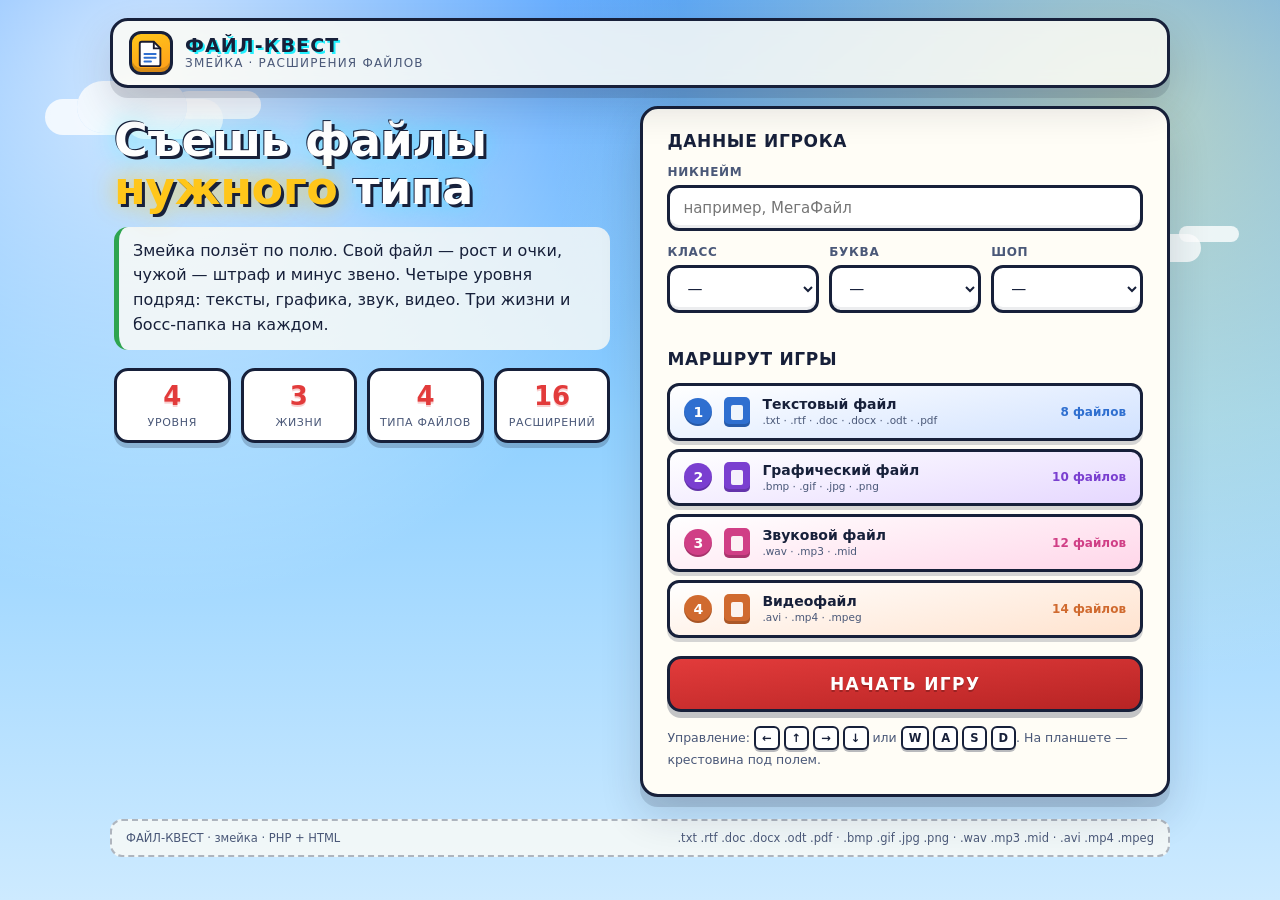
<file: file-quest/index.html>
<!doctype html>
<html lang="ru">
<head>
<meta charset="utf-8">
<meta name="viewport" content="width=device-width, initial-scale=1, maximum-scale=1, user-scalable=no">
<title>ФАЙЛ-КВЕСТ · змейка по расширениям файлов</title>
<meta name="description" content="Мини-игра-змейка: собирайте файлы выбранного расширения, растите, не врезайтесь в стены и хвост, победите босса.">
<link rel="stylesheet" href="style.css">
</head>
<body>
<div class="app">

    <header class="topbar">
        <div class="brand">
            <span class="brand-mark" aria-hidden="true">
                <svg viewBox="0 0 32 32" width="30" height="30" fill="none">
                    <path d="M6 4h13l7 7v17a2 2 0 0 1-2 2H6a2 2 0 0 1-2-2V6a2 2 0 0 1 2-2z"
                          fill="#fff" stroke="#1b1b2f" stroke-width="2"/>
                    <path d="M19 4v7h7" fill="none" stroke="#1b1b2f" stroke-width="2"/>
                    <path d="M9 17h12M9 21h12M9 25h7" stroke="#2f6fd0" stroke-width="2" stroke-linecap="round"/>
                </svg>
            </span>
            <span class="brand-text">
                <b>ФАЙЛ-КВЕСТ</b>
                <span>змейка · расширения файлов</span>
            </span>
        </div>
        <div class="topbar-right">
            <span class="chip" id="chip-player" hidden></span>
            <span class="chip" id="chip-target" hidden></span>
        </div>
    </header>

    <section class="screen" id="screen-start">
        <div class="hero">
            <h1>Съешь файлы<br><em>нужного</em> типа</h1>
            <p class="lead">
                Змейка ползёт по полю. Свой файл — рост и очки, чужой — штраф и минус звено.
                Четыре уровня подряд: тексты, графика, звук, видео. Три жизни и босс-папка на каждом.
            </p>
            <ul class="facts">
                <li><b>4</b><span>уровня</span></li>
                <li><b>3</b><span>жизни</span></li>
                <li><b>4</b><span>типа файлов</span></li>
                <li><b>16</b><span>расширений</span></li>
            </ul>
        </div>

        <form class="card start-card" id="start-form" autocomplete="off">
            <h2>Данные игрока</h2>

            <div class="field">
                <label for="f-nick">Никнейм</label>
                <input id="f-nick" name="nick" type="text" maxlength="24" required
                       placeholder="например, МегаФайл">
            </div>

            <div class="row">
                <div class="field">
                    <label for="f-class">Класс</label>
                    <select id="f-class" name="klass" required>
                        <option value="">—</option>
                                                <option value="5">5</option>
                                                <option value="6">6</option>
                                                <option value="7">7</option>
                                                <option value="8">8</option>
                                                <option value="9">9</option>
                                                <option value="10">10</option>
                                                <option value="11">11</option>
                                            </select>
                </div>
                <div class="field">
                    <label for="f-letter">Буква</label>
                    <select id="f-letter" name="letter" required>
                        <option value="">—</option>
                                                <option value="А">А</option>
                                                <option value="Б">Б</option>
                                                <option value="В">В</option>
                                                <option value="Г">Г</option>
                                                <option value="Д">Д</option>
                                            </select>
                </div>
                <div class="field">
                    <label for="f-shop">ШОП</label>
                    <select id="f-shop" name="shop" required>
                        <option value="">—</option>
                                                <option value="ШОП-2">ШОП-2</option>
                                                <option value="ШОП-3">ШОП-3</option>
                                                <option value="ШОП-5">ШОП-5</option>
                                                <option value="ШОП-6">ШОП-6</option>
                                                <option value="ШОП-7">ШОП-7</option>
                                            </select>
                </div>
            </div>

            <h2 class="mt">Маршрут игры</h2>
            <ol class="route">
                                <li class="route-step" style="--c: #2f6fd0; --l: #8fb8ff">
                    <span class="route-num">1</span>
                    <span class="pick-icon" data-icon="doc" aria-hidden="true"></span>
                    <span class="route-body">
                        <b>Текстовый файл</b>
                        <span class="pick-exts">.txt · .rtf · .doc · .docx · .odt · .pdf</span>
                    </span>
                    <span class="route-need">8 файлов</span>
                </li>
                                <li class="route-step" style="--c: #7a3fd0; --l: #c2a0ff">
                    <span class="route-num">2</span>
                    <span class="pick-icon" data-icon="img" aria-hidden="true"></span>
                    <span class="route-body">
                        <b>Графический файл</b>
                        <span class="pick-exts">.bmp · .gif · .jpg · .png</span>
                    </span>
                    <span class="route-need">10 файлов</span>
                </li>
                                <li class="route-step" style="--c: #d03f86; --l: #ff9ecb">
                    <span class="route-num">3</span>
                    <span class="pick-icon" data-icon="audio" aria-hidden="true"></span>
                    <span class="route-body">
                        <b>Звуковой файл</b>
                        <span class="pick-exts">.wav · .mp3 · .mid</span>
                    </span>
                    <span class="route-need">12 файлов</span>
                </li>
                                <li class="route-step" style="--c: #d06a2f; --l: #ffbb8a">
                    <span class="route-num">4</span>
                    <span class="pick-icon" data-icon="video" aria-hidden="true"></span>
                    <span class="route-body">
                        <b>Видеофайл</b>
                        <span class="pick-exts">.avi · .mp4 · .mpeg</span>
                    </span>
                    <span class="route-need">14 файлов</span>
                </li>
                            </ol>

            <button class="btn primary big" type="submit">НАЧАТЬ ИГРУ</button>
            <p class="hint">Управление: <kbd>←</kbd> <kbd>↑</kbd> <kbd>→</kbd> <kbd>↓</kbd> или
                <kbd>W</kbd> <kbd>A</kbd> <kbd>S</kbd> <kbd>D</kbd>. На планшете — крестовина под полем.</p>
        </form>
    </section>

    <section class="screen" id="screen-brief" hidden>
        <div class="card brief-card">
            <p class="eyebrow" id="brief-eyebrow">Уровень 1 из 4</p>
            <h1 id="brief-name">Разминка</h1>
            <p class="lead" id="brief-tip">Ползите к файлам своего типа.</p>
            <div class="brief-grid">
                <div class="brief-item">
                    <small>Собираем</small>
                    <b id="brief-target">Текстовый файл</b>
                    <span id="brief-exts">.txt .rtf .doc</span>
                </div>
                <div class="brief-item">
                    <small>Нужно съесть</small>
                    <b id="brief-need">5</b>
                    <span>файлов своего типа</span>
                </div>
                <div class="brief-item">
                    <small>Скорость</small>
                    <b id="brief-speed">Спокойная</b>
                    <span id="brief-speed-num">165 мс на шаг</span>
                </div>
                <div class="brief-item">
                    <small>Жизни</small>
                    <b id="brief-lives">♥♥♥</b>
                    <span>на этот уровень</span>
                </div>
                <div class="brief-item">
                    <small>Босс</small>
                    <b id="brief-boss">3 укуса</b>
                    <span>появится после сбора</span>
                </div>
                <div class="brief-item">
                    <small>Стены</small>
                    <b id="brief-walls">нет</b>
                    <span>блоков на поле</span>
                </div>
            </div>
            <button class="btn primary big" id="btn-brief-go" type="button">ПОПОЛЗЛИ!</button>
        </div>
    </section>

    <section class="screen game-screen" id="screen-game" hidden>
        <div class="hud">
            <div class="hud-item"><small>Уровень</small><b id="hud-level">1/4</b></div>
            <div class="hud-item"><small>Съедено</small><b id="hud-files">0/5</b></div>
            <div class="hud-item"><small>Длина</small><b id="hud-len">3</b></div>
            <div class="hud-item"><small>Очки</small><b id="hud-score">0</b></div>
            <div class="hud-item hud-lives"><small>Жизни</small><b id="hud-lives">♥♥♥</b></div>
            <div class="hud-item hud-boss" id="hud-boss-box" hidden>
                <small>Босс</small><b id="hud-boss">♥♥♥</b>
            </div>
            <button class="btn ghost small" id="btn-pause" type="button">Пауза</button>
        </div>

        <div class="stage">
            <canvas id="stage" width="880" height="520" aria-label="Игровое поле змейки"></canvas>
            <div class="stage-msg" id="stage-msg" hidden><span></span></div>
            <div class="pause-box" id="pause-box" hidden>
                <h2>Пауза</h2>
                <p>Продолжить — кнопка ниже или <kbd>Esc</kbd>.</p>
                <button class="btn primary" id="btn-resume" type="button">ПРОДОЛЖИТЬ</button>
            </div>
        </div>

        <div class="dpad" id="touch-controls">
            <button class="dbtn up" data-move="up" type="button" aria-label="Вверх">▲</button>
            <button class="dbtn left" data-move="left" type="button" aria-label="Влево">◀</button>
            <button class="dbtn down" data-move="down" type="button" aria-label="Вниз">▼</button>
            <button class="dbtn right" data-move="right" type="button" aria-label="Вправо">▶</button>
        </div>
    </section>

    <section class="screen" id="screen-stats" hidden>
        <div class="card stats-card">
            <p class="eyebrow" id="stats-eyebrow">Уровень 1 пройден</p>
            <h1 id="stats-title">Отлично!</h1>
            <div class="stats-grid">
                <div class="stat"><small>Съедено своих</small><b id="stats-files">5 из 5</b></div>
                <div class="stat"><small>Чужих файлов</small><b id="stats-miss">0</b></div>
                <div class="stat"><small>Длина змейки</small><b id="stats-len">7</b></div>
                <div class="stat"><small>Время</small><b id="stats-time">1:20</b></div>
                <div class="stat accent"><small>Очки за уровень</small><b id="stats-score">860</b></div>
            </div>
            <p class="total-line">Всего очков: <b id="stats-total">860</b></p>
            <div class="stats-actions">
                <button class="btn primary big" id="btn-next-level" type="button">СЛЕДУЮЩИЙ УРОВЕНЬ</button>
                <button class="btn ghost" id="btn-replay-level" type="button" hidden>ПОВТОРИТЬ УРОВЕНЬ</button>
            </div>
        </div>
    </section>

    <section class="screen" id="screen-final" hidden>
        <div class="card final-card">
            <p class="eyebrow">Все четыре уровня пройдены</p>
            <h1>Победа!</h1>
            <p class="lead" id="final-sub">Никнейм · 7А · ШОП-2 · Текстовый файл</p>
            <div class="stats-grid">
                <div class="stat"><small>Всего очков</small><b id="final-score">0</b></div>
                <div class="stat"><small>Файлов съедено</small><b id="final-files">0</b></div>
                <div class="stat"><small>Чужих файлов</small><b id="final-miss">0</b></div>
                <div class="stat"><small>Длина в финале</small><b id="final-len">0</b></div>
                <div class="stat"><small>Время игры</small><b id="final-time">0:00</b></div>
            </div>
            <h2 class="mt">По уровням</h2>
            <div class="table-wrap">
                <table class="board">
                    <thead>
                        <tr><th>Уровень</th><th>Съедено</th><th>Чужих</th><th>Длина</th><th>Время</th><th>Очки</th></tr>
                    </thead>
                    <tbody id="final-rows"></tbody>
                </table>
            </div>
            <button class="btn primary big" id="btn-restart" type="button">ИГРАТЬ СНОВА</button>
        </div>
    </section>

    <section class="screen" id="screen-lose" hidden>
        <div class="card lose-card">
            <p class="eyebrow">Жизни закончились</p>
            <h1>Уровень не пройден</h1>
            <p class="lead" id="lose-sub">Не врезайтесь в стены и собственный хвост — и собирайте только свои файлы.</p>
            <div class="stats-grid">
                <div class="stat"><small>Уровень</small><b id="lose-level">1</b></div>
                <div class="stat"><small>Съедено своих</small><b id="lose-files">2 из 5</b></div>
                <div class="stat"><small>Чужих файлов</small><b id="lose-miss">3</b></div>
                <div class="stat"><small>Длина змейки</small><b id="lose-len">4</b></div>
                <div class="stat accent"><small>Очки за попытку</small><b id="lose-score">140</b></div>
            </div>
            <p class="total-line">Всего очков: <b id="lose-total">140</b></p>
            <div class="stats-actions">
                <button class="btn primary big" id="btn-retry" type="button">ПОПРОБОВАТЬ СНОВА</button>
                <button class="btn ghost" id="btn-lose-restart" type="button">НАЧАТЬ ЗАНОВО</button>
            </div>
        </div>
    </section>

    <div class="foot">
        <span>ФАЙЛ-КВЕСТ · змейка · PHP + HTML</span>
        <span id="foot-legend">.txt .rtf .doc .docx .odt .pdf · .bmp .gif .jpg .png · .wav .mp3 .mid · .avi .mp4 .mpeg</span>
    </div>
</div>

<script>window.FQ = {"groups":{"text":{"label":"Текстовый файл","short":"Текст","exts":["txt","rtf","doc","docx","odt","pdf"],"color":"#2f6fd0","light":"#8fb8ff","icon":"doc","hint":"Документы: заметка, реферат, книга."},"image":{"label":"Графический файл","short":"Графика","exts":["bmp","gif","jpg","png"],"color":"#7a3fd0","light":"#c2a0ff","icon":"img","hint":"Картинки: рисунок, снимок, анимация."},"audio":{"label":"Звуковой файл","short":"Звук","exts":["wav","mp3","mid"],"color":"#d03f86","light":"#ff9ecb","icon":"audio","hint":"Звук: запись голоса, трек, мелодия."},"video":{"label":"Видеофайл","short":"Видео","exts":["avi","mp4","mpeg"],"color":"#d06a2f","light":"#ffbb8a","icon":"video","hint":"Видео: фильм, ролик, запись экрана."}},"shops":["ШОП-2","ШОП-3","ШОП-5","ШОП-6","ШОП-7"],"levels":[{"n":1,"name":"Тексты","group":"text","speed":330,"need":8,"onField":12,"walls":[[7,2,1,3],[14,2,1,2],[7,9,1,2],[14,8,1,3]],"boss":{"x":18,"y":2,"w":2,"h":2,"hp":3,"speed":1040},"tip":"Собираем только текстовые файлы. Чужой файл отнимает очки и укорачивает змейку."},{"n":2,"name":"Графика","group":"image","speed":280,"need":10,"onField":14,"walls":[[5,1,1,3],[5,9,1,3],[10,4,2,1],[10,8,2,1],[16,1,1,3],[16,9,1,3]],"boss":{"x":18,"y":2,"w":2,"h":2,"hp":3,"speed":920},"tip":"Теперь нужны графические файлы. Стен больше — считайте повороты заранее."},{"n":3,"name":"Звуки","group":"audio","speed":236,"need":12,"onField":16,"walls":[[3,2,3,1],[3,10,3,1],[8,2,1,4],[8,7,1,4],[13,2,1,4],[13,7,1,4],[18,1,3,1],[18,11,3,1]],"boss":{"x":18,"y":2,"w":2,"h":2,"hp":4,"speed":800},"tip":"Звуковые файлы. Змейка длиннее — собственный хвост мешает всё сильнее."},{"n":4,"name":"Видео","group":"video","speed":196,"need":14,"onField":18,"walls":[[2,1,4,1],[2,11,4,1],[7,2,1,3],[7,8,1,3],[11,1,1,3],[11,9,1,3],[15,2,1,3],[15,8,1,3],[19,1,3,1],[19,11,3,1]],"boss":{"x":17,"y":1,"w":2,"h":2,"hp":5,"speed":680},"tip":"Последний уровень: видеофайлы. Самый плотный лабиринт и пять укусов боссу."}],"score":{"correct":100,"wrong":-60,"bossHit":150,"bossKill":300,"levelEnd":250},"grid":{"w":22,"h":13,"cell":40}};</script>
<script src="game.js"></script>
</body>
</html>
</file>
<file: style.css>
/* ================================================================
   ГЕО-СПРИНТ — квиз «страна ↔ столица»
   Оформление в стиле inf-helpers/pz1: светлая тема, стеклянные
   карточки, градиент фиолет → циан → маджента, мягкие тени.
   Разметка не меняется — только CSS.
   ================================================================ */

:root {
    /* палитра pz1 */
    --bg: #f5f7ff;
    --ink: #161a2e;
    --ink-soft: #4a5273;
    --ink-dim: #7b84a6;
    --card: rgba(255, 255, 255, .78);
    --line: rgba(124, 92, 255, .18);
    --line-soft: rgba(124, 92, 255, .10);

    --cyan: #00c8e0;
    --violet: #7c5cff;
    --magenta: #ff5cd0;
    --mint: #16c79a;
    --amber: #ffab2e;
    --coral: #ff5c78;

    /* смысловые роли (имена сохранены от прежней темы) */
    --text: var(--ink);
    --text-dim: var(--ink-soft);
    --text-soft: var(--ink-dim);
    --ok: var(--mint);
    --red: var(--coral);
    --lime: #0b8f6d;

    --panel: rgba(255, 255, 255, .78);
    --panel-2: rgba(255, 255, 255, .62);
    --glass: rgba(255, 255, 255, .55);
    --line-hot: rgba(124, 92, 255, .34);

    --radius: 22px;
    --radius-sm: 14px;
    --shadow: 0 18px 50px -22px rgba(90, 80, 180, .45);
    --shadow-lift: 0 26px 60px -26px rgba(90, 80, 180, .6);
    --grad: linear-gradient(100deg, var(--violet) 0%, var(--cyan) 52%, var(--magenta) 100%);
    --grad-soft: linear-gradient(135deg, rgba(0, 200, 224, .14), rgba(124, 92, 255, .14));

    --font: "Inter", "Segoe UI", system-ui, -apple-system, "Helvetica Neue", Arial, sans-serif;
    --mono: "JetBrains Mono", "Cascadia Code", Consolas, "Courier New", monospace;
}

* { box-sizing: border-box; }

html, body { min-height: 100%; }

html { scroll-behavior: smooth; }

body {
    margin: 0;
    padding: 0;
    color: var(--ink);
    background: var(--bg);
    font-family: var(--font);
    font-size: 17px;
    line-height: 1.62;
    -webkit-font-smoothing: antialiased;
    overflow-x: hidden;
}

/* два мягких цветных пятна, как в pz1 */
body::before,
body::after {
    content: "";
    position: fixed;
    z-index: 0;
    pointer-events: none;
    border-radius: 50%;
    filter: blur(90px);
}

body::before {
    width: 52vw;
    height: 52vw;
    left: -14vw;
    top: -16vw;
    background: radial-gradient(circle, rgba(0, 200, 224, .28), transparent 68%);
    animation: drift 22s ease-in-out infinite alternate;
}

body::after {
    width: 48vw;
    height: 48vw;
    right: -16vw;
    top: 24vh;
    background: radial-gradient(circle, rgba(255, 92, 208, .22), transparent 68%);
    animation: drift 26s ease-in-out infinite alternate-reverse;
}

@keyframes drift {
    from { transform: translate3d(0, 0, 0) scale(1); }
    to { transform: translate3d(2vw, 3vh, 0) scale(1.08); }
}

.wrap {
    position: relative;
    z-index: 1;
    width: min(1120px, calc(100% - 44px));
    margin: 0 auto;
    padding: 30px 0 56px;
}

/* ---------------- шапка ---------------- */

.topbar {
    position: sticky;
    top: 12px;
    z-index: 40;
    display: flex;
    align-items: center;
    justify-content: space-between;
    gap: 18px;
    flex-wrap: wrap;
    margin-bottom: 26px;
    padding: 12px 16px;
    border-radius: var(--radius);
    background: rgba(255, 255, 255, .72);
    border: 1px solid var(--line);
    backdrop-filter: blur(18px);
    -webkit-backdrop-filter: blur(18px);
    box-shadow: 0 14px 40px -26px rgba(90, 80, 180, .75);
}

.brand {
    display: flex;
    align-items: center;
    gap: 12px;
    text-decoration: none;
    color: inherit;
}

.brand .logo {
    width: 42px;
    height: 42px;
    display: grid;
    place-items: center;
    border-radius: 14px;
    background: linear-gradient(140deg, var(--violet), var(--cyan));
    box-shadow: 0 12px 28px -12px rgba(124, 92, 255, .95), inset 0 1px 0 rgba(255, 255, 255, .5);
    animation: pulse 3.2s ease-in-out infinite;
}

.brand .logo svg { width: 24px; height: 24px; color: #fff; }

@keyframes pulse {
    0%, 100% { transform: scale(1); }
    50% { transform: scale(1.05); }
}

.brand b {
    display: block;
    font-size: 18px;
    font-weight: 800;
    letter-spacing: .04em;
    text-transform: uppercase;
    line-height: 1.15;
    background: var(--grad);
    -webkit-background-clip: text;
    background-clip: text;
    color: transparent;
    filter: drop-shadow(0 0 16px rgba(124, 92, 255, .22));
}

.brand span {
    display: block;
    font-size: 11.5px;
    font-weight: 600;
    letter-spacing: .14em;
    text-transform: uppercase;
    color: var(--ink-dim);
}

.hud {
    display: flex;
    align-items: center;
    gap: 10px;
    flex-wrap: wrap;
}

.hud-item {
    min-width: 88px;
    padding: 8px 15px;
    border-radius: var(--radius-sm);
    background: rgba(255, 255, 255, .82);
    border: 1px solid var(--line);
    box-shadow: 0 10px 24px -18px rgba(90, 80, 180, .8);
    text-align: center;
    transition: transform .24s cubic-bezier(.2, .8, .2, 1), box-shadow .24s;
}

.hud-item:hover {
    transform: translateY(-2px);
    box-shadow: 0 16px 32px -20px rgba(90, 80, 180, .9);
}

.hud-item small {
    display: block;
    font-size: 10px;
    font-weight: 700;
    letter-spacing: .12em;
    text-transform: uppercase;
    color: var(--ink-dim);
}

.hud-item b {
    display: block;
    font-family: var(--mono);
    font-size: 20px;
    font-weight: 700;
    color: #0a97ad;
    font-variant-numeric: tabular-nums;
}

.hud-item.hot b { color: #c0335a; }
.hud-item.good b { color: #0b8f6d; }

/* ---------------- вступление ---------------- */

.intro {
    position: relative;
    padding: 28px 30px;
    margin-bottom: 26px;
    border-radius: var(--radius);
    background: var(--card);
    border: 1px solid rgba(255, 255, 255, .9);
    outline: 1px solid var(--line);
    outline-offset: -1px;
    backdrop-filter: blur(14px);
    -webkit-backdrop-filter: blur(14px);
    box-shadow: var(--shadow);
    overflow: hidden;
}

.intro::after {
    content: "";
    position: absolute;
    left: 0;
    top: 0;
    right: 0;
    height: 3px;
    background: var(--grad);
    opacity: .9;
}

.intro h1 {
    margin: 0 0 10px;
    font-size: clamp(27px, 4.2vw, 42px);
    font-weight: 800;
    line-height: 1.12;
    letter-spacing: -.02em;
}

.intro h1 em {
    font-style: normal;
    background: var(--grad);
    -webkit-background-clip: text;
    background-clip: text;
    color: transparent;
    filter: drop-shadow(0 0 22px rgba(124, 92, 255, .28));
}

.intro p {
    margin: 0;
    max-width: 74ch;
    color: var(--ink-soft);
    font-size: 16.5px;
}

.rules {
    display: flex;
    flex-wrap: wrap;
    gap: 9px;
    margin-top: 18px;
}

.chip {
    display: inline-flex;
    align-items: center;
    gap: 6px;
    padding: 7px 14px;
    border-radius: 12px;
    font-size: 13px;
    font-weight: 600;
    letter-spacing: .01em;
    color: var(--ink-soft);
    background: rgba(255, 255, 255, .82);
    border: 1px solid var(--line);
    box-shadow: 0 10px 24px -18px rgba(90, 80, 180, .8);
}

.chip b {
    color: #0a97ad;
    font-family: var(--mono);
    font-size: 12px;
    font-weight: 700;
}

/* ---------------- игровое поле ---------------- */

.board {
    display: grid;
    grid-template-columns: 1fr 1fr;
    gap: 20px;
    align-items: start;
}

.col {
    display: grid;
    gap: 12px;
}

.col-head {
    display: flex;
    align-items: center;
    justify-content: space-between;
    gap: 10px;
    padding: 0 6px 8px;
    font-size: 11.5px;
    font-weight: 800;
    letter-spacing: .12em;
    text-transform: uppercase;
    color: var(--ink-dim);
    border-bottom: 1px solid var(--line);
}

.col-head b { color: #0a97ad; }
.col-head.b b { color: #c93ba6; }

/* плашка */
.plate {
    position: relative;
    display: flex;
    align-items: center;
    gap: 14px;
    width: 100%;
    padding: 12px 16px 12px 12px;
    text-align: left;
    color: inherit;
    font: inherit;
    cursor: pointer;
    border-radius: 18px;
    border: 1px solid rgba(255, 255, 255, .9);
    outline: 1px solid var(--line);
    outline-offset: -1px;
    background: var(--card);
    backdrop-filter: blur(14px);
    -webkit-backdrop-filter: blur(14px);
    box-shadow: var(--shadow);
    overflow: hidden;
    transition: transform .3s cubic-bezier(.2, .8, .2, 1),
                box-shadow .3s,
                outline-color .2s,
                background .2s;
}

/* тонкая цветная полоса сверху — приём pz1 */
.plate::before {
    content: "";
    position: absolute;
    left: 0;
    top: 0;
    height: 3px;
    width: 100%;
    background: var(--grad);
    opacity: 0;
    transition: opacity .22s ease;
    pointer-events: none;
}

.plate:hover::before { opacity: .9; }

.plate:hover,
.plate:focus-visible {
    transform: translateY(-3px);
    outline-color: rgba(124, 92, 255, .45);
    box-shadow: var(--shadow-lift);
}

.plate:focus-visible {
    outline: 2px solid var(--violet);
    outline-offset: 2px;
}

.plate .pic {
    position: relative;
    flex: 0 0 108px;
    height: 68px;
    border-radius: 12px;
    background: linear-gradient(150deg, rgba(124, 92, 255, .10), rgba(0, 200, 224, .10));
    border: 1px solid rgba(124, 92, 255, .18);
    display: grid;
    place-items: center;
    overflow: hidden;
    box-shadow: inset 0 1px 0 rgba(255, 255, 255, .7);
}

.plate .pic svg { width: 100%; height: 100%; display: block; }

/* фото достопримечательности */
.plate .pic .ph {
    width: 100%;
    height: 100%;
    display: block;
    object-fit: cover;
    object-position: center 45%;
    filter: saturate(1.05) contrast(1.02);
    transition: transform .4s cubic-bezier(.2, .8, .2, 1), filter .3s ease;
}

.plate:hover .pic .ph { transform: scale(1.07); filter: saturate(1.14) contrast(1.05); }

.plate.locked .pic .ph { filter: saturate(1) contrast(1) brightness(.98); }

/* флаг страны — вписываем целиком, без обрезки */
.plate .pic.pic-flag {
    padding: 8px;
    background: linear-gradient(160deg, rgba(255, 255, 255, .92), rgba(245, 247, 255, .78));
}

.plate .pic .ph.flag {
    object-fit: contain;
    border-radius: 4px;
    box-shadow: 0 2px 8px rgba(90, 80, 180, .28);
}

.plate:hover .pic .ph.flag { transform: none; }

.plate .txt { min-width: 0; }

.plate .txt b {
    display: block;
    font-size: 18px;
    font-weight: 700;
    letter-spacing: -.01em;
    line-height: 1.22;
    color: var(--ink);
}

.plate .txt small {
    display: block;
    margin-top: 3px;
    font-size: 11px;
    font-weight: 600;
    letter-spacing: .08em;
    text-transform: uppercase;
    color: var(--ink-dim);
    white-space: nowrap;
    overflow: hidden;
    text-overflow: ellipsis;
}

.plate .tag {
    margin-left: auto;
    flex: 0 0 auto;
    font-family: var(--mono);
    font-size: 11px;
    font-weight: 700;
    letter-spacing: .1em;
    color: var(--ink-dim);
    opacity: .85;
}

/* состояния */
.plate.sel {
    outline: 2px solid var(--violet);
    outline-offset: -1px;
    background: linear-gradient(150deg, rgba(124, 92, 255, .10), rgba(0, 200, 224, .10)), var(--card);
    box-shadow: 0 20px 46px -22px rgba(124, 92, 255, .95);
    transform: translateY(-3px);
}

.plate.sel::before { opacity: 1; }

.plate.sel .tag { color: var(--violet); opacity: 1; }

.plate.locked {
    cursor: default;
    outline: 1.5px solid rgba(22, 199, 154, .5);
    background: linear-gradient(150deg, rgba(22, 199, 154, .12), rgba(22, 199, 154, .03)), var(--card);
    box-shadow: 0 18px 40px -24px rgba(22, 199, 154, .8);
    transform: none;
}

.plate.locked::before {
    background: linear-gradient(90deg, var(--mint), var(--cyan));
    opacity: .9;
}

.plate.locked .tag {
    color: #0b8f6d;
    opacity: 1;
}

.plate.locked::after {
    content: "✓";
    position: absolute;
    right: 8px;
    top: 8px;
    width: 22px;
    height: 22px;
    display: grid;
    place-items: center;
    font-size: 13px;
    font-weight: 800;
    border-radius: 50%;
    color: #fff;
    background: var(--mint);
    box-shadow: 0 0 0 3px rgba(22, 199, 154, .18), 0 6px 16px -6px rgba(22, 199, 154, .9);
}

.plate.wrong {
    animation: shake .38s ease;
    outline-color: var(--coral);
    box-shadow: 0 0 0 3px rgba(255, 92, 120, .14), 0 18px 40px -24px rgba(255, 92, 120, .8);
}

.plate.hint {
    animation: hintpulse 1.1s ease 2;
}

/* неверная пара: плашка гаснет и больше не выбирается */
.plate.dead {
    cursor: not-allowed;
    opacity: .42;
    filter: grayscale(1);
    outline-color: rgba(124, 92, 255, .08);
    background: rgba(240, 241, 248, .72);
    box-shadow: 0 8px 22px -20px rgba(90, 80, 180, .5);
    transform: none;
    pointer-events: none;
    /* анимация появления .reveal иначе перебивает opacity */
    animation: none;
    transition: opacity .3s ease, filter .3s ease;
}

.plate.dead::before {
    background: linear-gradient(90deg, #c3c7d6, #d8dbe6);
    opacity: .5;
}

.plate.dead .pic .ph {
    filter: grayscale(1) contrast(.9);
}

.plate.dead .txt b,
.plate.dead .txt small,
.plate.dead .tag {
    color: var(--ink-dim);
    opacity: .75;
}

.plate.dead::after {
    content: "×";
    position: absolute;
    right: 8px;
    top: 8px;
    width: 22px;
    height: 22px;
    display: grid;
    place-items: center;
    font-size: 15px;
    font-weight: 800;
    border-radius: 50%;
    color: #fff;
    background: #b9bece;
    box-shadow: 0 0 0 3px rgba(185, 190, 206, .18);
}

@keyframes shake {
    0%, 100% { transform: translateX(0); }
    22% { transform: translateX(-6px); }
    46% { transform: translateX(5px); }
    70% { transform: translateX(-3px); }
}

@keyframes hintpulse {
    0%, 100% { box-shadow: 0 0 0 1px rgba(124, 92, 255, .25), var(--shadow); }
    50% { box-shadow: 0 0 0 3px rgba(124, 92, 255, .55), 0 22px 50px -24px rgba(124, 92, 255, .95); }
}

/* ---------------- перекрёстная линия совпадения ---------------- */
.pairline {
    display: none;
}

/* ---------------- нижняя панель ---------------- */

.actions {
    display: flex;
    flex-wrap: wrap;
    gap: 10px;
    margin-top: 26px;
}

.btn {
    display: inline-flex;
    align-items: center;
    gap: 9px;
    padding: 11px 20px;
    font-family: var(--font);
    font-size: 13.5px;
    font-weight: 700;
    letter-spacing: .06em;
    text-transform: uppercase;
    color: var(--ink-soft);
    cursor: pointer;
    border-radius: 13px;
    border: 1px solid var(--line);
    background: rgba(255, 255, 255, .82);
    backdrop-filter: blur(12px);
    -webkit-backdrop-filter: blur(12px);
    box-shadow: 0 12px 28px -22px rgba(90, 80, 180, .9);
    transition: transform .22s cubic-bezier(.2, .8, .2, 1), box-shadow .22s, color .2s, background .2s;
}

.btn:hover,
.btn:focus-visible {
    transform: translateY(-2px);
    color: var(--ink);
    background: rgba(124, 92, 255, .09);
    box-shadow: 0 18px 36px -22px rgba(124, 92, 255, .9);
}

.btn.primary {
    color: #fff;
    background: linear-gradient(135deg, var(--violet), var(--cyan));
    border-color: transparent;
    box-shadow: 0 16px 36px -18px rgba(124, 92, 255, .95), inset 0 1px 0 rgba(255, 255, 255, .4);
}

.btn.primary:hover {
    background: linear-gradient(135deg, var(--cyan), var(--violet));
    box-shadow: 0 20px 44px -18px rgba(0, 200, 224, .95);
}

.btn[disabled] {
    opacity: .45;
    cursor: not-allowed;
    transform: none;
    box-shadow: none;
}

.btn.mini {
    padding: 8px 14px;
    font-size: 12px;
}

/* ---------------- сообщения ---------------- */

.flash {
    margin-top: 16px;
    min-height: 26px;
    font-size: 15.5px;
    letter-spacing: .01em;
    color: var(--ink-soft);
}

.flash.ok { color: #0b8f6d; }
.flash.err { color: #c0335a; }
.flash.hint { color: var(--violet); }

/* ---------------- итоги ---------------- */

.result {
    position: relative;
    margin-top: 26px;
    padding: 26px 28px;
    border-radius: var(--radius);
    background: var(--card);
    border: 1px solid rgba(255, 255, 255, .9);
    outline: 1px solid var(--line);
    outline-offset: -1px;
    backdrop-filter: blur(14px);
    -webkit-backdrop-filter: blur(14px);
    box-shadow: var(--shadow);
    overflow: hidden;
    display: none;
}

.result::before {
    content: "";
    position: absolute;
    left: 0;
    top: 0;
    right: 0;
    height: 3px;
    background: var(--grad);
}

.result.show { display: block; animation: rise .45s cubic-bezier(.2, .8, .2, 1) both; }

@keyframes rise {
    from { opacity: 0; transform: translateY(18px); }
    to { opacity: 1; transform: translateY(0); }
}

.result h2 {
    margin: 0 0 6px;
    font-size: clamp(22px, 2.8vw, 30px);
    font-weight: 800;
    letter-spacing: -.01em;
}

.result h2 em {
    font-style: normal;
    background: var(--grad);
    -webkit-background-clip: text;
    background-clip: text;
    color: transparent;
}

.result .score {
    font-family: var(--mono);
    font-size: 14.5px;
    color: var(--ink-soft);
    margin-bottom: 16px;
}

.result .score b { color: #0a97ad; font-size: 19px; }

.result table {
    width: 100%;
    border-collapse: collapse;
    font-size: 14.5px;
}

.result th,
.result td {
    padding: 10px 12px;
    text-align: left;
    border-bottom: 1px solid var(--line-soft);
}

.result th {
    font-size: 10.5px;
    font-weight: 800;
    letter-spacing: .1em;
    text-transform: uppercase;
    color: var(--violet);
    background: rgba(124, 92, 255, .06);
}

.result td { color: var(--ink-soft); }

.result td.c {
    font-family: var(--mono);
    font-weight: 700;
    color: #0a97ad;
    white-space: nowrap;
}

.result td.f { color: var(--ink-dim); font-size: 13.5px; }

.result tr.miss td { color: #c0335a; }

.result tr:hover td { background: rgba(0, 200, 224, .05); }

/* ---------------- подвал ---------------- */

/* титры фотографий */
.credits {
    margin-top: 28px;
    padding: 16px 20px;
    border: 1px solid var(--line);
    border-radius: var(--radius-sm);
    background: rgba(255, 255, 255, .72);
    backdrop-filter: blur(12px);
    -webkit-backdrop-filter: blur(12px);
    box-shadow: 0 14px 34px -26px rgba(90, 80, 180, .8);
    font-size: 13px;
    color: var(--ink-soft);
}

.credits summary {
    cursor: pointer;
    font-size: 11.5px;
    font-weight: 800;
    letter-spacing: .1em;
    text-transform: uppercase;
    color: var(--violet);
    list-style: none;
}

.credits summary::-webkit-details-marker { display: none; }

.credits summary::before {
    content: "+ ";
    font-family: var(--mono);
    font-weight: 700;
}

.credits[open] summary::before { content: "− "; }

.credits-note {
    margin: 10px 0 8px;
    font-size: 12.5px;
    line-height: 1.5;
    color: var(--ink-dim);
}

.credits ul {
    margin: 0;
    padding: 0;
    list-style: none;
    display: grid;
    gap: 7px;
    max-height: 260px;
    overflow-y: auto;
}

.credits li {
    font-size: 12.5px;
    line-height: 1.45;
    padding-left: 14px;
    position: relative;
}

.credits li::before {
    content: "";
    position: absolute;
    left: 2px;
    top: .62em;
    width: 6px;
    height: 6px;
    border-radius: 50%;
    background: linear-gradient(135deg, var(--cyan), var(--violet));
    box-shadow: 0 0 8px rgba(0, 200, 224, .8);
}

.credits a {
    color: var(--ink);
    font-weight: 600;
    text-decoration: none;
    border-bottom: 1px dotted rgba(124, 92, 255, .45);
}

.credits a:hover {
    color: var(--violet);
    border-bottom-color: var(--violet);
}

.credits .lic {
    margin-left: 6px;
    padding: 1px 7px;
    border-radius: 7px;
    font-family: var(--mono);
    font-size: 10.5px;
    font-weight: 700;
    letter-spacing: .02em;
    color: #0b8f6d;
    background: rgba(22, 199, 154, .13);
    border: 1px solid rgba(22, 199, 154, .34);
    white-space: nowrap;
}

.foot {
    margin-top: 36px;
    padding-top: 20px;
    border-top: 1px solid var(--line);
    display: flex;
    justify-content: space-between;
    gap: 12px;
    flex-wrap: wrap;
    font-size: 11.5px;
    font-weight: 600;
    letter-spacing: .1em;
    text-transform: uppercase;
    color: var(--ink-dim);
}

.foot code {
    font-family: var(--mono);
    font-weight: 700;
    letter-spacing: 0;
    text-transform: none;
    color: var(--violet);
}

/* ---------------- появление ---------------- */

.reveal {
    opacity: 0;
    transform: translateY(22px);
    animation: rise .7s cubic-bezier(.2, .8, .2, 1) forwards;
}

/* ---------------- адаптив ---------------- */

@media (max-width: 900px) {
    body { font-size: 16px; }

    .board { grid-template-columns: 1fr; gap: 16px; }

    .col-head { padding-top: 8px; }

    .plate .pic { flex-basis: 92px; height: 58px; }

    .plate .txt b { font-size: 17px; }
}

@media (max-width: 560px) {
    .wrap { width: calc(100% - 24px); padding-top: 18px; }

    .topbar {
        position: static;
        gap: 12px;
        padding: 12px;
    }

    .hud { width: 100%; }

    .hud-item { flex: 1 1 0; min-width: 0; padding: 7px 8px; }

    .hud-item b { font-size: 17px; }

    .intro { padding: 20px; }

    .plate { padding: 10px 12px 10px 10px; gap: 10px; }

    .plate .pic { flex-basis: 84px; height: 54px; }

    .plate .txt small { font-size: 10px; letter-spacing: .05em; }

    .plate .tag { display: none; }

    .btn { padding: 10px 14px; font-size: 12.5px; }

    .result { padding: 20px; }
}

/* ---------------- экраны, старт, итоги ---------------- */

.screen { animation: rise .4s cubic-bezier(.2, .8, .2, 1) both; }

.screen[hidden] { display: none !important; }

.screen-title {
    margin: 26px 0 8px;
    font-size: 30px;
    font-weight: 800;
    letter-spacing: -.02em;
    color: var(--ink);
}

.screen-title em {
    font-style: normal;
    background: var(--grad);
    -webkit-background-clip: text;
    background-clip: text;
    -webkit-text-fill-color: transparent;
}

.screen-note,
.screen-hint {
    margin: 0 0 18px;
    font-size: 15px;
    color: var(--ink-soft);
}

.screen-hint {
    margin-top: 16px;
    font-size: 13.5px;
    color: var(--ink-dim);
}

.start-form {
    display: flex;
    flex-wrap: wrap;
    align-items: flex-end;
    gap: 14px;
    padding: 22px;
    border: 1px solid var(--line);
    border-radius: var(--radius);
    background: var(--card);
    backdrop-filter: blur(14px);
    -webkit-backdrop-filter: blur(14px);
    box-shadow: var(--shadow);
}

.field {
    display: flex;
    flex: 1 1 280px;
    flex-direction: column;
    gap: 7px;
}

.field > span {
    font-size: 11px;
    font-weight: 800;
    letter-spacing: .1em;
    text-transform: uppercase;
    color: var(--violet);
}

.field input {
    width: 100%;
    padding: 13px 16px;
    font-family: var(--font);
    font-size: 16px;
    color: var(--ink);
    border: 1px solid var(--line);
    border-radius: 13px;
    background: rgba(255, 255, 255, .92);
    outline: none;
    transition: border-color .2s, box-shadow .2s;
}

.field input::placeholder { color: #a7aec8; }

.field input:focus {
    border-color: rgba(124, 92, 255, .55);
    box-shadow: 0 0 0 4px rgba(124, 92, 255, .12);
}

.btn.big {
    padding: 15px 28px;
    font-size: 14px;
}

.shake { animation: shake .42s cubic-bezier(.36, .07, .19, .97) both; }

@keyframes shake {
    10%, 90% { transform: translateX(-1px); }
    20%, 80% { transform: translateX(2px); }
    30%, 50%, 70% { transform: translateX(-4px); }
    40%, 60% { transform: translateX(4px); }
}

.round-bar {
    display: flex;
    flex-wrap: wrap;
    align-items: baseline;
    gap: 12px;
    margin: 22px 0 4px;
}

.round-label {
    font-size: 12px;
    font-weight: 800;
    letter-spacing: .12em;
    text-transform: uppercase;
    color: var(--ink-dim);
}

.round-label b { color: var(--violet); font-size: 15px; }

.round-sub {
    padding: 4px 12px;
    font-size: 12px;
    font-weight: 700;
    letter-spacing: .04em;
    color: #0a97ad;
    border-radius: 999px;
    background: rgba(0, 200, 224, .12);
}

/* финальный экран */
.final-verdict {
    margin: 0 0 20px;
    font-size: 16px;
    color: var(--ink-soft);
}

.final-grid {
    display: grid;
    grid-template-columns: repeat(auto-fit, minmax(190px, 1fr));
    gap: 14px;
    margin-bottom: 26px;
}

.final-card {
    padding: 16px 18px;
    border: 1px solid var(--line);
    border-radius: var(--radius-sm);
    background: var(--card);
    box-shadow: 0 14px 34px -26px rgba(90, 80, 180, .8);
}

.final-card small {
    display: block;
    margin-bottom: 6px;
    font-size: 10.5px;
    font-weight: 800;
    letter-spacing: .1em;
    text-transform: uppercase;
    color: var(--ink-dim);
}

.final-card b {
    font-size: 20px;
    font-weight: 800;
    color: var(--ink);
    word-break: break-word;
}

.final-card.hot b { color: #0a97ad; }

.final-sub {
    margin: 0 0 12px;
    font-size: 12px;
    font-weight: 800;
    letter-spacing: .1em;
    text-transform: uppercase;
    color: var(--violet);
}

.table-scroll {
    overflow-x: auto;
    border: 1px solid var(--line);
    border-radius: var(--radius-sm);
    background: rgba(255, 255, 255, .72);
}

.final-table {
    width: 100%;
    border-collapse: collapse;
    font-size: 14px;
}

.final-table th,
.final-table td {
    padding: 11px 14px;
    text-align: left;
    border-bottom: 1px solid var(--line-soft);
}

.final-table th {
    font-size: 10.5px;
    font-weight: 800;
    letter-spacing: .1em;
    text-transform: uppercase;
    color: var(--violet);
    background: rgba(124, 92, 255, .06);
    white-space: nowrap;
}

.final-table td { color: var(--ink-soft); }

.final-table tr.miss td { color: #c0335a; }

.final-table tr.total td {
    font-weight: 800;
    color: var(--ink);
    background: rgba(0, 200, 224, .07);
    border-bottom: none;
}

.final-actions { flex-wrap: wrap; }

.send-form { margin-top: 14px; }

/* оверлей конца раунда */
.round-over {
    position: fixed;
    inset: 0;
    z-index: 60;
    display: grid;
    place-items: center;
    padding: 20px;
    background: rgba(22, 26, 46, .38);
    backdrop-filter: blur(8px);
    -webkit-backdrop-filter: blur(8px);
    animation: fadeIn .25s ease both;
}

.round-over[hidden] { display: none !important; }

.round-over-card {
    width: min(560px, 100%);
    padding: 28px 26px;
    text-align: center;
    border: 1px solid var(--line);
    border-radius: var(--radius);
    background: rgba(255, 255, 255, .96);
    box-shadow: 0 40px 90px -40px rgba(60, 50, 140, .8);
    animation: rise .38s cubic-bezier(.2, .8, .2, 1) both;
}

.ro-kicker {
    margin: 0 0 8px;
    font-size: 10.5px;
    font-weight: 800;
    letter-spacing: .14em;
    text-transform: uppercase;
    color: var(--ink-dim);
}

.ro-title {
    margin: 0 0 10px;
    font-size: 24px;
    font-weight: 800;
    line-height: 1.25;
    letter-spacing: -.01em;
    color: var(--ink);
}

.ro-sub {
    margin: 0 0 16px;
    font-size: 14.5px;
    color: var(--ink-soft);
}

.ro-list {
    display: grid;
    gap: 6px;
    margin: 0;
    padding: 0;
    list-style: none;
    text-align: left;
    font-size: 14px;
    color: var(--ink-soft);
}

.ro-list li {
    padding: 7px 12px;
    border-radius: 10px;
    background: rgba(0, 200, 224, .07);
}

.ro-list li.miss {
    color: #c0335a;
    background: rgba(255, 92, 120, .1);
}

@keyframes fadeIn {
    from { opacity: 0; }
    to { opacity: 1; }
}

@media (max-width: 560px) {
    .screen-title { font-size: 24px; }
    .ro-title { font-size: 20px; }
    .start-form { padding: 16px; }
    .final-table th,
    .final-table td { padding: 9px 10px; font-size: 13px; }
}

/* ---------------- печать ---------------- */

@media print {
    body { background: #fff; color: #111; }
    body::before, body::after { display: none; }
    .topbar, .intro, .plate, .result, .credits {
        background: #fff !important;
        box-shadow: none !important;
        border: 1px solid #bbb !important;
        color: #111 !important;
        backdrop-filter: none !important;
    }
    .plate .txt small, .col-head, .foot { color: #555 !important; }
    .actions, .hud { display: none; }
    .reveal { opacity: 1 !important; transform: none !important; animation: none !important; }
}

@media (prefers-reduced-motion: reduce) {
    *,
    *::before,
    *::after {
        animation-duration: .001ms !important;
        animation-iteration-count: 1 !important;
        transition-duration: .001ms !important;
    }
    .reveal { opacity: 1; transform: none; }
}
</file>
<file: file-quest/style.css>
/* ============================================================
   ФАЙЛ-КВЕСТ — оформление: небо Марио, кирпичи, трубы, неон.
   Логический кадр игры — 960x540, всё остальное — адаптив.
   ============================================================ */

:root {
    --sky-1: #4a9eff;
    --sky-2: #8fd0ff;
    --sky-3: #cdeaff;

    --brick: #c1502e;
    --brick-dark: #8f3418;
    --brick-line: #f0b090;

    --pipe: #2ea44f;
    --pipe-dark: #1a6b31;
    --pipe-light: #7ee89b;

    --coin: #ffc61a;
    --coin-dark: #d99b00;

    --mario-red: #e23b3b;
    --mario-blue: #2f6fd0;

    --ink: #17203a;
    --ink-soft: #4a5878;
    --paper: #fffdf6;

    --neon-cyan: #22f0ff;
    --neon-pink: #ff3ea5;
    --neon-lime: #a6ff4d;

    --ok: #21b45b;
    --bad: #e23b3b;

    --radius: 18px;
    --shadow: 0 10px 0 rgba(23, 32, 58, .14), 0 18px 40px rgba(23, 32, 58, .16);
    --font: "Trebuchet MS", "Segoe UI", system-ui, sans-serif;
}

* { box-sizing: border-box; }

html, body {
    margin: 0;
    padding: 0;
    min-height: 100%;
}

body {
    font-family: var(--font);
    color: var(--ink);
    background:
        radial-gradient(circle at 12% 8%, rgba(255, 255, 255, .75), transparent 38%),
        radial-gradient(circle at 88% 12%, rgba(255, 240, 150, .55), transparent 42%),
        linear-gradient(180deg, var(--sky-1) 0%, var(--sky-2) 46%, var(--sky-3) 100%);
    background-attachment: fixed;
    -webkit-font-smoothing: antialiased;
    padding: 18px 16px 40px;
}

/* Облака на фоне — как в Марио */
body::before,
body::after {
    content: "";
    position: fixed;
    z-index: 0;
    border-radius: 999px;
    background: rgba(255, 255, 255, .78);
    box-shadow:
        42px 12px 0 -6px rgba(255, 255, 255, .78),
        86px -2px 0 -12px rgba(255, 255, 255, .78),
        -40px 10px 0 -8px rgba(255, 255, 255, .78);
    pointer-events: none;
    animation: drift 34s linear infinite;
}

body::before {
    width: 110px;
    height: 52px;
    top: 9%;
    left: 6%;
}

body::after {
    width: 84px;
    height: 40px;
    top: 24%;
    right: 9%;
    animation-duration: 46s;
    animation-direction: reverse;
}

@keyframes drift {
    0%   { transform: translateX(0); }
    50%  { transform: translateX(46px); }
    100% { transform: translateX(0); }
}

.app {
    position: relative;
    z-index: 1;
    max-width: 1060px;
    margin: 0 auto;
}

/* ---------------- Шапка ---------------- */

.topbar {
    display: flex;
    align-items: center;
    justify-content: space-between;
    gap: 16px;
    flex-wrap: wrap;
    padding: 10px 16px;
    margin-bottom: 18px;
    border-radius: var(--radius);
    background: rgba(255, 253, 246, .82);
    border: 3px solid var(--ink);
    box-shadow: var(--shadow);
    backdrop-filter: blur(8px);
}

.brand {
    display: flex;
    align-items: center;
    gap: 12px;
}

.brand-mark {
    display: grid;
    place-items: center;
    width: 44px;
    height: 44px;
    border-radius: 12px;
    background: linear-gradient(160deg, var(--coin) 0%, #ff9d1a 100%);
    border: 3px solid var(--ink);
    box-shadow: inset 0 -4px 0 rgba(0, 0, 0, .16);
}

.brand-text {
    display: flex;
    flex-direction: column;
    line-height: 1.15;
}

.brand-text b {
    font-size: 19px;
    letter-spacing: .06em;
    text-shadow: 2px 2px 0 var(--neon-cyan);
}

.brand-text span {
    font-size: 12px;
    color: var(--ink-soft);
    letter-spacing: .1em;
    text-transform: uppercase;
}

.topbar-right {
    display: flex;
    gap: 8px;
    flex-wrap: wrap;
}

.chip {
    padding: 7px 13px;
    border-radius: 999px;
    border: 2px solid var(--ink);
    background: #fff;
    font-size: 13px;
    font-weight: 700;
    box-shadow: 0 3px 0 rgba(23, 32, 58, .2);
}

/* ---------------- Экраны ---------------- */

.screen {
    display: flex;
    gap: 22px;
    align-items: flex-start;
    animation: pop .28s ease-out;
}

.screen[hidden] { display: none !important; }

@keyframes pop {
    from { opacity: 0; transform: translateY(10px) scale(.99); }
    to   { opacity: 1; transform: none; }
}

#screen-start {
    display: grid;
    grid-template-columns: 1fr 1.05fr;
    gap: 26px;
    align-items: start;
}

/* ---------------- Герой ---------------- */

.hero {
    padding: 10px 4px 0;
}

.hero h1 {
    margin: 0 0 14px;
    font-size: clamp(30px, 4.6vw, 46px);
    line-height: 1.05;
    letter-spacing: -.01em;
    color: #fff;
    text-shadow:
        3px 3px 0 var(--ink),
        -1px -1px 0 var(--ink),
        0 0 26px rgba(34, 240, 255, .55);
}

.hero h1 em {
    font-style: normal;
    color: var(--coin);
    text-shadow:
        3px 3px 0 var(--ink),
        0 0 24px rgba(255, 198, 26, .8);
}

.lead {
    margin: 0 0 18px;
    font-size: 16px;
    line-height: 1.55;
    color: var(--ink);
    background: rgba(255, 253, 246, .78);
    padding: 12px 14px;
    border-radius: 14px;
    border-left: 5px solid var(--pipe);
}

.facts {
    display: flex;
    gap: 10px;
    flex-wrap: wrap;
    list-style: none;
    margin: 0;
    padding: 0;
}

.facts li {
    flex: 1 1 84px;
    text-align: center;
    padding: 10px 8px;
    border-radius: 14px;
    border: 3px solid var(--ink);
    background: #fff;
    box-shadow: 0 5px 0 rgba(23, 32, 58, .22);
}

.facts b {
    display: block;
    font-size: 26px;
    color: var(--mario-red);
    text-shadow: 0 2px 0 rgba(226, 59, 59, .25);
}

.facts span {
    font-size: 11px;
    letter-spacing: .06em;
    text-transform: uppercase;
    color: var(--ink-soft);
}

/* ---------------- Карточки ---------------- */

.card {
    background: var(--paper);
    border: 3px solid var(--ink);
    border-radius: var(--radius);
    padding: 22px 24px 24px;
    box-shadow: var(--shadow);
}

.card h2 {
    margin: 0 0 14px;
    font-size: 17px;
    letter-spacing: .04em;
    text-transform: uppercase;
    color: var(--ink);
}

.card h2.mt { margin-top: 22px; }

.card h1 {
    margin: 6px 0 14px;
    font-size: clamp(26px, 3.4vw, 36px);
    line-height: 1.1;
}

.eyebrow {
    margin: 0;
    font-size: 12px;
    letter-spacing: .12em;
    text-transform: uppercase;
    color: var(--mario-blue);
    font-weight: 700;
}

/* ---------------- Поля ---------------- */

.field {
    display: flex;
    flex-direction: column;
    gap: 6px;
    margin-bottom: 14px;
    flex: 1 1 0;
    min-width: 0;
}

.field label {
    font-size: 12px;
    font-weight: 700;
    letter-spacing: .06em;
    text-transform: uppercase;
    color: var(--ink-soft);
}

.field input,
.field select {
    width: 100%;
    padding: 11px 13px;
    font-family: var(--font);
    font-size: 15px;
    color: var(--ink);
    background: #fff;
    border: 3px solid var(--ink);
    border-radius: 12px;
    box-shadow: inset 0 -3px 0 rgba(23, 32, 58, .08);
    transition: box-shadow .15s, transform .15s;
}

.field input:focus,
.field select:focus {
    outline: none;
    transform: translateY(-1px);
    box-shadow:
        inset 0 -3px 0 rgba(23, 32, 58, .08),
        0 0 0 4px rgba(34, 240, 255, .55);
}

.row {
    display: flex;
    gap: 10px;
    flex-wrap: wrap;
}

.row .field { flex: 1 1 88px; }

/* ---------------- Выбор типа файлов ---------------- */

.pick-icon {
    width: 40px;
    height: 46px;
    border-radius: 5px;
    background: var(--c);
    position: relative;
    box-shadow: inset 0 -3px 0 rgba(0, 0, 0, .18);
}

.pick-icon::after {
    content: "";
    position: absolute;
    inset: 8px 7px 7px;
    border-radius: 2px;
    background: rgba(255, 255, 255, .92);
}

.pick-name {
    font-size: 13px;
    font-weight: 700;
    line-height: 1.2;
}

.pick-exts {
    font-size: 10.5px;
    color: var(--ink-soft);
    line-height: 1.3;
    word-break: break-word;
}

/* ---------------- Кнопки ---------------- */

.btn {
    display: inline-flex;
    align-items: center;
    justify-content: center;
    gap: 8px;
    padding: 12px 22px;
    font-family: var(--font);
    font-size: 15px;
    font-weight: 700;
    letter-spacing: .04em;
    color: var(--ink);
    background: #fff;
    border: 3px solid var(--ink);
    border-radius: 14px;
    cursor: pointer;
    box-shadow: 0 6px 0 rgba(23, 32, 58, .26);
    transition: transform .1s, box-shadow .1s, filter .14s;
}

.btn:hover { filter: brightness(1.04); }

.btn:active {
    transform: translateY(4px);
    box-shadow: 0 2px 0 rgba(23, 32, 58, .26);
}

.btn.primary {
    color: #fff;
    background: linear-gradient(175deg, var(--mario-red) 0%, #b72424 100%);
    text-shadow: 0 2px 0 rgba(0, 0, 0, .22);
}

.btn.primary.big {
    width: 100%;
    padding: 15px 22px;
    font-size: 17px;
    letter-spacing: .08em;
}

.btn.ghost {
    background: rgba(255, 255, 255, .9);
}

.btn.small {
    padding: 8px 14px;
    font-size: 13px;
    border-width: 2px;
    box-shadow: 0 4px 0 rgba(23, 32, 58, .22);
}

.hint {
    margin: 14px 0 0;
    font-size: 12.5px;
    line-height: 1.6;
    color: var(--ink-soft);
}

kbd {
    display: inline-block;
    padding: 1px 6px;
    font-family: var(--font);
    font-size: 11.5px;
    font-weight: 700;
    color: var(--ink);
    background: #fff;
    border: 2px solid var(--ink);
    border-radius: 6px;
    box-shadow: 0 2px 0 rgba(23, 32, 58, .3);
}

/* ---------------- Брифинг ---------------- */

#screen-brief,
#screen-stats,
#screen-final,
#screen-lose {
    justify-content: center;
}

.brief-card,
.stats-card,
.final-card,
.lose-card {
    width: min(680px, 100%);
}

.brief-grid,
.stats-grid {
    display: grid;
    grid-template-columns: repeat(4, 1fr);
    gap: 10px;
    margin: 18px 0;
}

.brief-item,
.stat {
    padding: 12px 12px 14px;
    border-radius: 14px;
    border: 3px solid var(--ink);
    background: #fff;
    box-shadow: 0 5px 0 rgba(23, 32, 58, .16);
}

.brief-item small,
.stat small {
    display: block;
    font-size: 10.5px;
    letter-spacing: .07em;
    text-transform: uppercase;
    color: var(--ink-soft);
    margin-bottom: 4px;
}

.brief-item b,
.stat b {
    display: block;
    font-size: 17px;
    line-height: 1.25;
}

.brief-item span {
    display: block;
    font-size: 11.5px;
    color: var(--ink-soft);
    margin-top: 3px;
}

.brief-item i { font-style: normal; font-weight: 700; color: var(--mario-blue); }

.stat.accent {
    background: linear-gradient(170deg, #fff8dc 0%, #ffe89a 100%);
    border-color: var(--coin-dark);
    box-shadow: 0 5px 0 var(--coin-dark), 0 0 24px rgba(255, 198, 26, .5);
}

.stat.accent b { color: #a86b00; font-size: 20px; }

.total-line {
    margin: 0 0 16px;
    font-size: 15px;
    color: var(--ink-soft);
}

.total-line b {
    font-size: 19px;
    color: var(--mario-red);
}

.stats-actions {
    display: flex;
    gap: 10px;
    flex-wrap: wrap;
}

.stats-actions .btn { flex: 1 1 200px; }

/* ---------------- Игровой экран ---------------- */

.game-screen {
    flex-direction: column;
    gap: 12px;
}

.hud {
    display: flex;
    align-items: center;
    gap: 8px;
    flex-wrap: wrap;
    width: 100%;
    padding: 9px 12px;
    border-radius: 14px;
    border: 3px solid var(--ink);
    background: rgba(255, 253, 246, .94);
    box-shadow: 0 6px 0 rgba(23, 32, 58, .18);
}

.hud-item {
    flex: 1 1 70px;
    min-width: 64px;
    text-align: center;
    padding: 4px 6px;
    border-radius: 10px;
    background: #fff;
    border: 2px solid rgba(23, 32, 58, .16);
}

.hud-item small {
    display: block;
    font-size: 9.5px;
    letter-spacing: .08em;
    text-transform: uppercase;
    color: var(--ink-soft);
}

.hud-item b {
    display: block;
    font-size: 16px;
    line-height: 1.3;
}

.hud-lives b { color: var(--mario-red); letter-spacing: 1px; }

.hud-boss {
    background: linear-gradient(170deg, #ffe8f4 0%, #ffd0e6 100%);
    border-color: var(--neon-pink);
    box-shadow: 0 0 18px rgba(255, 62, 165, .45);
}

.hud-boss b { color: #c0246e; }

.stage {
    position: relative;
    width: 100%;
    max-width: 880px;
    margin: 0 auto;
    border-radius: var(--radius);
    border: 4px solid var(--ink);
    overflow: hidden;
    background: #0b0d22;
    box-shadow: var(--shadow), 0 0 0 3px rgba(34, 240, 255, .35),
                inset 0 0 60px rgba(34, 240, 255, .08);
}

#stage {
    display: block;
    width: 100%;
    height: auto;
    aspect-ratio: 880 / 520;
    touch-action: none;
    cursor: crosshair;
}

.stage-msg {
    position: absolute;
    inset: 0;
    display: grid;
    place-items: center;
    pointer-events: none;
    background: rgba(23, 32, 58, .28);
}

.stage-msg[hidden] { display: none !important; }

.stage-msg span {
    padding: 14px 26px;
    font-size: clamp(17px, 2.6vw, 26px);
    font-weight: 700;
    text-align: center;
    color: #fff;
    background: rgba(23, 32, 58, .9);
    border: 3px solid var(--neon-cyan);
    border-radius: 14px;
    box-shadow: 0 0 34px rgba(34, 240, 255, .7);
    animation: msgIn .24s ease-out;
}

@keyframes msgIn {
    from { transform: scale(.86); opacity: 0; }
    to   { transform: scale(1); opacity: 1; }
}

.pause-box {
    position: absolute;
    inset: 0;
    display: grid;
    place-content: center;
    justify-items: center;
    gap: 12px;
    padding: 20px;
    text-align: center;
    background: rgba(23, 32, 58, .82);
    backdrop-filter: blur(4px);
    color: #fff;
}

.pause-box[hidden] { display: none !important; }

.pause-box h2 {
    margin: 0;
    font-size: 26px;
    color: #fff;
    text-shadow: 0 0 22px var(--neon-cyan);
}

.pause-box p { margin: 0; font-size: 14px; opacity: .9; }

/* ---------------- Сенсорное управление ---------------- */

/* Крестовина: сетка 3x3, кнопки по сторонам */
.dpad {
    display: none;
    grid-template-columns: repeat(3, 62px);
    grid-template-rows: repeat(3, 62px);
    gap: 8px;
    justify-content: center;
    width: 100%;
    margin: 4px auto 0;
}

.dbtn {
    font-size: 22px;
    font-weight: 700;
    line-height: 1;
    color: var(--ink);
    background: rgba(255, 255, 255, .95);
    border: 3px solid var(--ink);
    border-radius: 14px;
    box-shadow: 0 5px 0 rgba(23, 32, 58, .24);
    cursor: pointer;
    user-select: none;
    -webkit-user-select: none;
    touch-action: manipulation;
}

.dbtn.up    { grid-column: 2; grid-row: 1; }
.dbtn.left  { grid-column: 1; grid-row: 2; }
.dbtn.right { grid-column: 3; grid-row: 2; }
.dbtn.down  { grid-column: 2; grid-row: 3; }

.dbtn:active {
    transform: translateY(3px);
    box-shadow: 0 2px 0 rgba(23, 32, 58, .24);
    background: var(--neon-cyan);
}

/* ---------------- Маршрут уровней ---------------- */

.route {
    display: flex;
    flex-direction: column;
    gap: 8px;
    margin: 0 0 18px;
    padding: 0;
    list-style: none;
}

.route-step {
    display: flex;
    align-items: center;
    gap: 12px;
    padding: 10px 14px;
    border-radius: 12px;
    border: 3px solid var(--ink);
    background: linear-gradient(170deg, #fff 0%, var(--l) 240%);
    box-shadow: 0 4px 0 rgba(23, 32, 58, .18);
}

.route-num {
    display: grid;
    place-items: center;
    flex: 0 0 auto;
    width: 28px;
    height: 28px;
    font-size: 14px;
    font-weight: 700;
    color: #fff;
    background: var(--c);
    border-radius: 50%;
    box-shadow: inset 0 -2px 0 rgba(0, 0, 0, .2);
}

.route-step .pick-icon {
    flex: 0 0 auto;
    width: 26px;
    height: 30px;
}

.route-body {
    display: flex;
    flex-direction: column;
    gap: 2px;
    flex: 1 1 auto;
    min-width: 0;
}

.route-body b {
    font-size: 14px;
    color: var(--ink);
}

.route-need {
    flex: 0 0 auto;
    font-size: 12px;
    font-weight: 700;
    color: var(--c);
    white-space: nowrap;
}

/* ---------------- Таблица ---------------- */

.table-wrap {
    overflow-x: auto;
    margin-bottom: 18px;
    border-radius: 12px;
    border: 3px solid var(--ink);
}

.board {
    width: 100%;
    border-collapse: collapse;
    font-size: 14px;
    background: #fff;
}

.board th {
    padding: 10px 12px;
    font-size: 11px;
    letter-spacing: .07em;
    text-transform: uppercase;
    text-align: left;
    color: #fff;
    background: var(--mario-blue);
    white-space: nowrap;
}

.board td {
    padding: 9px 12px;
    border-top: 2px solid rgba(23, 32, 58, .1);
    white-space: nowrap;
}

.board tbody tr:nth-child(even) { background: rgba(47, 111, 208, .06); }

.board td:last-child { font-weight: 700; color: var(--mario-red); }

/* Тряска кадра при ошибке */
@keyframes shakeX {
    0%, 100% { transform: translateX(0); }
    20% { transform: translateX(-6px); }
    40% { transform: translateX(6px); }
    60% { transform: translateX(-4px); }
    80% { transform: translateX(4px); }
}

#stage.shake { animation: shakeX .24s ease-in-out; }

/* ---------------- Подвал ---------------- */

.foot {
    display: flex;
    justify-content: space-between;
    gap: 12px;
    flex-wrap: wrap;
    margin-top: 22px;
    padding: 10px 14px;
    font-size: 11.5px;
    color: var(--ink-soft);
    background: rgba(255, 253, 246, .74);
    border-radius: 12px;
    border: 2px dashed rgba(23, 32, 58, .3);
}

/* ---------------- Адаптив ---------------- */

@media (max-width: 900px) {
    #screen-start {
        grid-template-columns: 1fr;
    }

    .hero { padding-top: 0; }

    .brief-grid,
    .stats-grid {
        grid-template-columns: 1fr 1fr;
    }
}

@media (max-width: 640px) {
    body { padding: 12px 10px 28px; }

    .card { padding: 18px 16px 20px; }


    .hud { gap: 6px; padding: 8px; }

    .hud-item { flex: 1 1 56px; min-width: 52px; }

    .hud-item b { font-size: 14px; }

    .dpad { display: grid; }

    .foot { font-size: 10.5px; }
}

@media (max-width: 420px) {
    .brief-grid,
    .stats-grid {
        grid-template-columns: 1fr;
    }

    .facts li { flex: 1 1 40%; }
}

@media (prefers-reduced-motion: reduce) {
    *, *::before, *::after {
        animation-duration: .01ms !important;
        animation-iteration-count: 1 !important;
        transition-duration: .01ms !important;
    }
}
</file>
